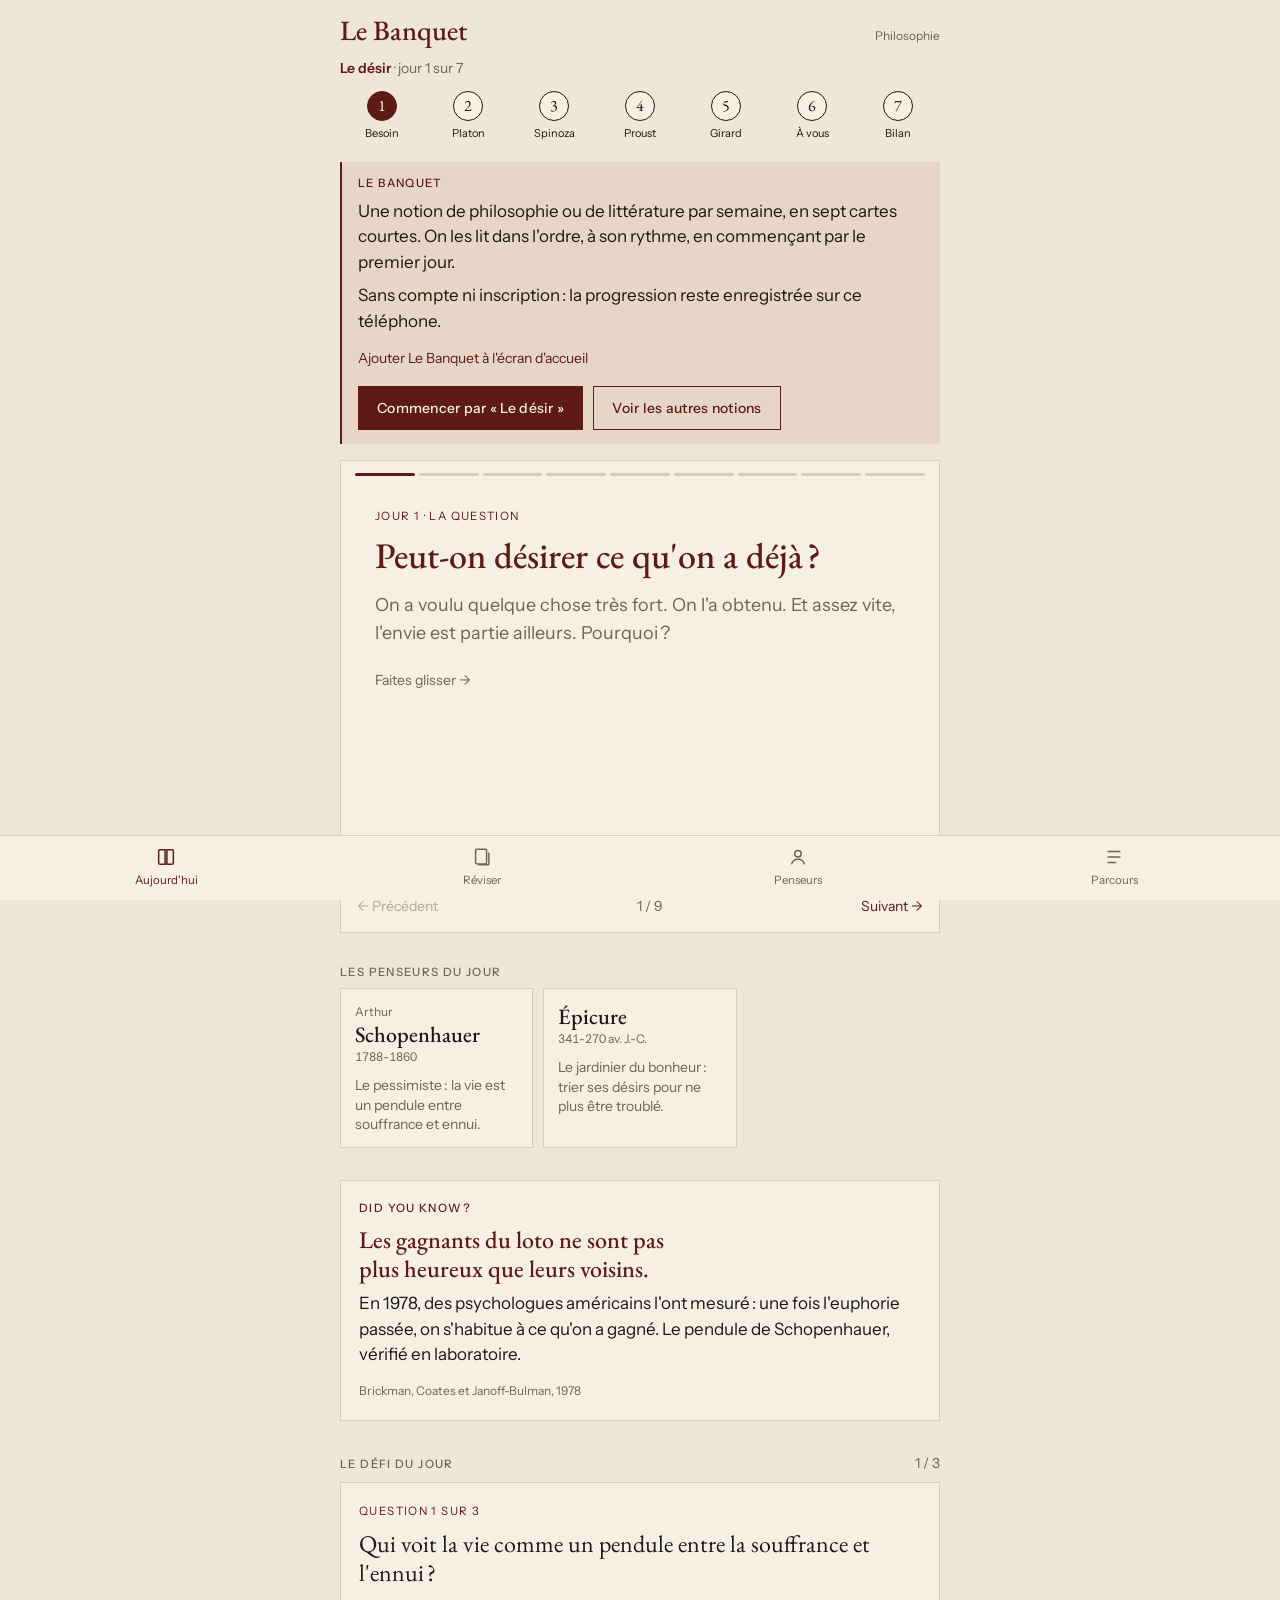
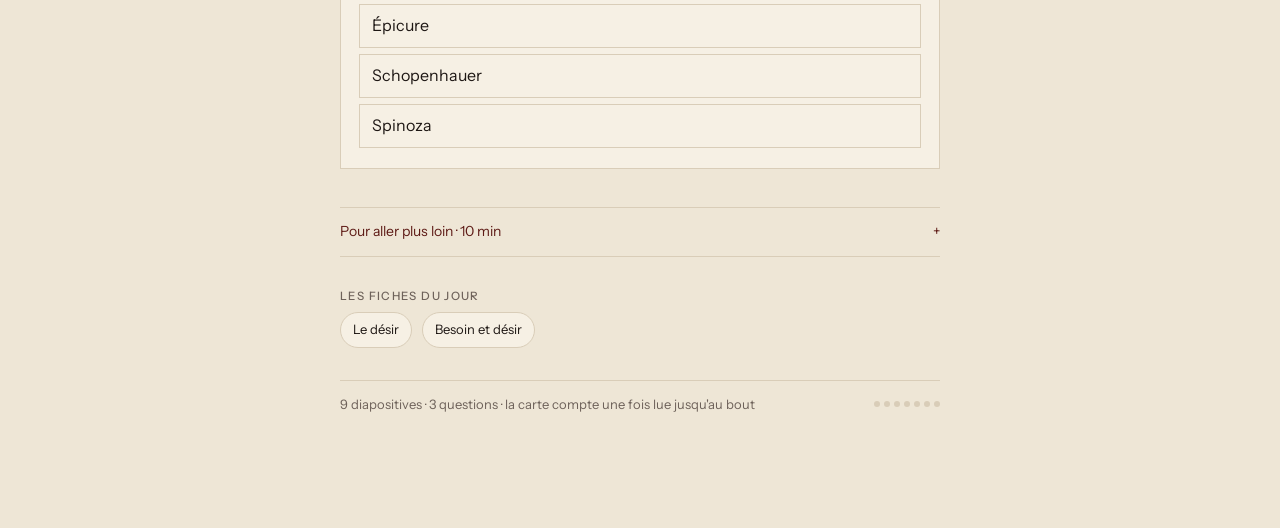
<file: index.html>
<!doctype html>
<html lang="fr">
<head>
<meta charset="utf-8">
<meta name="viewport" content="width=device-width,initial-scale=1,viewport-fit=cover">
<meta name="robots" content="noindex,nofollow">
<meta name="theme-color" content="#EEE6D6" media="(prefers-color-scheme: light)">
<meta name="theme-color" content="#1A1513" media="(prefers-color-scheme: dark)">
<title>Le Banquet</title>
<link rel="icon" href="icon.svg" type="image/svg+xml">
<link rel="apple-touch-icon" href="icon-180.png">
<meta name="apple-mobile-web-app-title" content="Le Banquet">
<meta name="apple-mobile-web-app-capable" content="yes">
<link rel="preconnect" href="https://fonts.googleapis.com">
<link rel="stylesheet" href="https://fonts.googleapis.com/css2?family=EB+Garamond:ital,wght@0,400..500;1,400&family=Instrument+Sans:wght@400..600&display=swap">
<style>
html{-webkit-text-size-adjust:100%}
body{margin:0}
img{max-width:100%}
[hidden]{display:none!important}
:root{padding-top:env(safe-area-inset-top,0px)}
/* Le Banquet — mobile d'abord. Une colonne de lecture, la carte du jour en diapositives, une barre d'onglets fixée en bas.
   Système : 7 tailles de texte, espacements base 4, trois blocs (feuille, note, inversé), deux boutons. */
:root{
  --paper:#EEE6D6; --sheet:#F6F0E4; --ink:#1E1714; --muted:#6E625A; --rule:#D9CDB8;
  --accent:#5E1B16; --on-accent:#F6F0E4; --accent-soft:#E7D6C6; --mark:#7A5520; --bad:#9B3B2E; --bad-soft:#F0DAD3;
  --inv-bg:#1E1714; --inv-fg:#EEE6D6; --inv-muted:#B8AA9C; --inv-mark:#C9A35E;
  --idee-bg:#5E1B16; --idee-fg:#F6F0E4;
  --display:"EB Garamond","Garamond","Iowan Old Style","Palatino Linotype","Book Antiqua",Georgia,serif;
  --body:"Instrument Sans",ui-sans-serif,system-ui,-apple-system,"Segoe UI",Roboto,sans-serif;
  --ui:var(--body);
  --t-display:36px; --t-h1:28px; --t-h2:24px; --t-h3:20px; --t-lead:18px; --t-body:16px; --t-small:14px; --t-label:11.5px;
  --nav-h:64px;
}
@media (prefers-color-scheme: dark){:root:not([data-theme="light"]){
  --paper:#1A1513; --sheet:#231C19; --ink:#EEE6D6; --muted:#A99C8F; --rule:#3A302B;
  --accent:#D99A8C; --on-accent:#1A1513; --accent-soft:#33261F; --mark:#D9B868; --bad:#E39A8D; --bad-soft:#40201C;
  --inv-bg:#2E2420; --inv-fg:#EEE6D6; --inv-muted:#A99C8F; --inv-mark:#D9B868;
  --idee-bg:#4A1A15; --idee-fg:#EEE6D6; color-scheme:dark}}
:root[data-theme="dark"]{
  --paper:#1A1513; --sheet:#231C19; --ink:#EEE6D6; --muted:#A99C8F; --rule:#3A302B;
  --accent:#D99A8C; --on-accent:#1A1513; --accent-soft:#33261F; --mark:#D9B868; --bad:#E39A8D; --bad-soft:#40201C;
  --inv-bg:#2E2420; --inv-fg:#EEE6D6; --inv-muted:#A99C8F; --inv-mark:#D9B868;
  --idee-bg:#4A1A15; --idee-fg:#EEE6D6; color-scheme:dark}

*{box-sizing:border-box}
body{background:var(--paper);color:var(--ink);font-family:var(--body);font-size:var(--t-body);line-height:1.5;
  padding-left:max(16px,env(safe-area-inset-left,0px));padding-right:max(16px,env(safe-area-inset-right,0px));
  padding-block:0 calc(var(--nav-h) + 40px + env(safe-area-inset-bottom,0px))}
.wrap{max-width:600px;margin:0 auto}
button{font:inherit;color:inherit;cursor:pointer;-webkit-tap-highlight-color:transparent}
:focus-visible{outline:2px solid var(--accent);outline-offset:3px}
.label{font-family:var(--ui);font-size:var(--t-label);line-height:1.3;letter-spacing:.12em;text-transform:uppercase;color:var(--muted);font-weight:500;margin:0 0 8px}
.hint{font-family:var(--ui);font-size:var(--t-small);color:var(--muted)}
.sr{position:absolute;width:1px;height:1px;overflow:hidden;clip:rect(0 0 0 0);white-space:nowrap}
h2.page{font-family:var(--display);font-weight:500;font-size:var(--t-display);color:var(--accent);line-height:1.08;margin:24px 0 8px}
.page-intro{margin:0 0 4px}

header.mast{padding-block:16px 0;display:flex;align-items:baseline;justify-content:space-between;gap:12px}
.mast h1{font-family:var(--display);font-weight:500;font-size:var(--t-h1);line-height:1;margin:0;color:var(--accent)}
.mast .sem{font-family:var(--ui);font-size:12px;line-height:1.35;color:var(--muted);text-align:right}
.mast .sem b{font-weight:500;color:var(--ink)}

/* barre d'onglets */
nav.tabs{position:fixed;left:0;right:0;bottom:0;z-index:20;background:var(--sheet);border-top:1px solid var(--rule);
  display:grid;grid-template-columns:repeat(4,1fr);
  padding:0 max(8px,env(safe-area-inset-right,0px)) env(safe-area-inset-bottom,0px) max(8px,env(safe-area-inset-left,0px))}
nav.tabs button{background:none;border:0;height:var(--nav-h);display:flex;flex-direction:column;align-items:center;justify-content:center;gap:4px;font-family:var(--ui);font-size:var(--t-label);color:var(--muted);position:relative}
nav.tabs svg{width:22px;height:22px;stroke:currentColor;fill:none;stroke-width:1.6}
nav.tabs button[aria-current="page"]{color:var(--accent)}
nav.tabs .badge{position:absolute;top:8px;left:calc(50% + 6px);font-size:10px;background:var(--accent);color:var(--on-accent);border-radius:9px;padding:1px 5px;font-variant-numeric:tabular-nums;line-height:1.4}

/* semaine */
.week{display:grid;grid-template-columns:repeat(7,1fr);gap:2px;margin:8px 0 0}
.week button{background:none;border:0;min-height:56px;padding:4px 0;display:flex;flex-direction:column;align-items:center;gap:4px;font-family:var(--ui);font-size:11px;color:var(--muted);min-width:0}
.week .dot{width:30px;height:30px;border-radius:50%;border:1px solid var(--rule);display:grid;place-items:center;font-family:var(--display);font-size:16px;background:var(--sheet)}
.week button.has .dot{border-color:var(--ink);color:var(--ink)}
.week button.on .dot{background:var(--accent);color:var(--on-accent);border-color:var(--accent)}
.week button.future .dot{border-style:dashed;background:transparent}
.week-cap{font-family:var(--ui);font-size:var(--t-small);color:var(--muted);margin:14px 0 0}
.week-cap:empty{display:none}
.week-cap b{color:var(--accent);font-weight:600}
.week .lab{max-width:100%;overflow:hidden;text-overflow:ellipsis;white-space:nowrap}
.week button.has .lab{color:var(--ink)}
.week button.done .lab{color:var(--muted)}
.week-hint{min-height:0;margin:6px 0 0}
.week-hint:empty{display:none}

/* blocs : feuille, note, inversé */
.block{margin-top:32px}
.note{background:var(--accent-soft);border-left:2px solid var(--accent);padding:14px 16px}
.note p{margin:0 0 8px}
.note p:last-child{margin-bottom:0}
.banner{display:flex;gap:12px;align-items:center;margin-top:16px}
.banner p{margin:0;flex:1;min-width:0}
.banner b{font-weight:600}
.intro{margin-top:16px}
.intro .row{margin-top:12px}
details.howto summary{cursor:pointer;color:var(--accent);font-family:var(--ui);font-size:var(--t-small);min-height:32px;display:flex;align-items:center}
details.howto p{font-size:var(--t-small)}

/* deck de diapositives */
.deck{margin-top:16px;background:var(--sheet);border:1px solid var(--rule);position:relative}
.bars{display:flex;gap:4px;padding:12px 14px 0}
.bars i{flex:1;height:3px;background:var(--rule);border-radius:2px}
.bars i.on{background:var(--accent)}
.slides{display:flex;overflow-x:auto;scroll-snap-type:x mandatory;scrollbar-width:none;overscroll-behavior-x:contain}
.slides::-webkit-scrollbar{display:none}
.slide{flex:0 0 100%;scroll-snap-align:start;min-height:360px;padding:28px 22px 24px;display:flex;flex-direction:column;justify-content:flex-start;min-width:0}
.slide .eyebrow{font-family:var(--ui);font-size:var(--t-label);letter-spacing:.12em;text-transform:uppercase;color:var(--accent);margin:0 0 12px}
.slide h2{font-family:var(--display);font-weight:500;font-size:var(--t-display);line-height:1.08;margin:0 0 16px;text-wrap:balance;color:var(--accent)}
.slide .accroche{font-size:var(--t-lead);line-height:1.55;margin:0;color:var(--muted)}
.slide p.txt{font-size:var(--t-lead);line-height:1.55;margin:0}
.slide .num{font-family:var(--display);font-size:32px;color:var(--accent);opacity:.35;line-height:1;margin-bottom:12px}
.slide.quote{color:var(--accent)}
.slide.quote blockquote{margin:0;font-family:var(--display);font-style:normal;font-weight:400;font-size:26px;line-height:1.28}
.slide.quote cite{display:block;margin-top:16px;font-style:normal;font-family:var(--ui);font-size:13px;color:var(--muted);text-align:right}
.slide.ex .kind{align-self:flex-start;font-family:var(--ui);font-size:var(--t-label);letter-spacing:.1em;text-transform:uppercase;padding:3px 9px;border:1px solid var(--mark);color:var(--mark);margin-bottom:16px}
.slide.ex h3{font-family:var(--display);font-weight:500;font-size:var(--t-h2);line-height:1.15;margin:0 0 4px}
.slide.ex .by{font-family:var(--ui);font-size:13px;color:var(--muted);margin:0 0 16px}
.slide.idee{background:var(--idee-bg);color:var(--idee-fg)}
.slide.idee .eyebrow{color:inherit;opacity:.8}
.slide.idee p:not(.eyebrow){font-family:var(--display);font-size:26px;line-height:1.3;font-weight:400;margin:0}
.navbtns{display:flex;justify-content:space-between;align-items:center;padding:0 6px 4px}
.navbtns button{background:none;border:0;font-family:var(--ui);font-size:var(--t-small);color:var(--accent);min-height:44px;padding:0 10px}
.navbtns button:disabled{color:var(--muted);opacity:.5}

/* sous le deck */
.fait{background:var(--sheet);border:1px solid var(--rule);padding:20px 18px;display:flex;flex-direction:column;gap:6px}
.fait .label{color:var(--accent);margin:0}
.fait .ft{font-family:var(--display);font-weight:500;font-size:var(--t-h2);line-height:1.2;margin:4px 0 2px;color:var(--accent);text-wrap:balance}
.fait p.tx{margin:0}
.fait .src{font-family:var(--ui);font-size:12px;color:var(--muted);margin:8px 0 0}
.defi-head{display:flex;justify-content:space-between;align-items:baseline}
.ddeck{display:flex;gap:10px;overflow-x:auto;scroll-snap-type:x mandatory;scrollbar-width:none;margin:0 -16px;padding:2px 16px 6px;scroll-padding:0 16px}
.ddeck::-webkit-scrollbar{display:none}
.dcard{flex:0 0 86%;scroll-snap-align:start;background:var(--sheet);border:1px solid var(--rule);padding:20px 18px;min-height:280px;display:flex;flex-direction:column;min-width:0}
.dcard:only-of-type,.dcard.solo{flex-basis:100%}
.dcard .n{font-family:var(--ui);font-size:var(--t-label);letter-spacing:.12em;text-transform:uppercase;color:var(--accent)}
.dcard .q{font-family:var(--display);font-size:var(--t-h2);line-height:1.2;margin:10px 0 16px}
.dcard .res{margin-top:12px;font-size:var(--t-small);line-height:1.45}
.dcard .go{margin-top:auto;align-self:flex-start}
.dcard .res + .go{margin-top:16px}
.dcard.fin .sc{font-family:var(--display);font-size:64px;line-height:1;color:var(--accent);margin-top:8px}
.dcard.fin .sc small{font-size:24px;color:var(--muted)}
.dcard.fin p{margin:8px 0 0}
.toi .q{font-family:var(--display);font-size:var(--t-h3);margin:0 0 12px;line-height:1.3}
textarea,input[type=search],input[type=text]{width:100%;font:inherit;font-size:var(--t-body);color:var(--ink);background:var(--sheet);border:1px solid var(--rule);padding:10px 12px;min-height:44px}
textarea{min-height:90px;resize:vertical}
.row{display:flex;gap:10px;flex-wrap:wrap;align-items:center;margin-top:10px}

/* deux boutons */
.btn{display:inline-flex;align-items:center;justify-content:center;font:500 14px/1 var(--ui);letter-spacing:.02em;min-height:44px;padding:0 18px;
  background:var(--accent);color:var(--on-accent);border:1px solid var(--accent);border-radius:0}
.btn:hover{background:color-mix(in srgb,var(--accent) 88%,var(--ink))}
.btn:active{transform:translateY(1px)}
.btn.ghost{background:transparent;color:var(--accent);border-color:currentColor}
.btn:disabled{background:transparent;color:var(--muted);border:1px dashed var(--rule);cursor:default}
.reply{margin-top:14px;white-space:pre-wrap;border-left:2px solid var(--accent);padding-left:14px}
.reply:empty{display:none}
details.loin{border-top:1px solid var(--rule);border-bottom:1px solid var(--rule)}
details.loin summary{cursor:pointer;list-style:none;display:flex;justify-content:space-between;align-items:center;min-height:48px;font-family:var(--ui);font-size:var(--t-small);color:var(--accent)}
details.loin summary::-webkit-details-marker{display:none}
details.loin summary::after{content:"+"}
details.loin[open] summary::after{content:"–"}
details.loin .inner{padding-bottom:16px}
details.loin p{margin:0 0 12px}
.lectures{list-style:none;padding:0;margin:12px 0 0;display:grid;gap:8px}

/* mini-cartes de penseurs */
.people{display:grid;grid-template-columns:repeat(auto-fill,minmax(150px,1fr));gap:10px}
.pcard{background:var(--sheet);border:1px solid var(--rule);padding:14px 14px 12px;text-align:left;display:flex;flex-direction:column;gap:2px;min-width:0}
.pcard .fn{font-family:var(--ui);font-size:12px;color:var(--muted)}
.pcard .ln{font-family:var(--display);font-size:22px;line-height:1.05;font-weight:500;overflow-wrap:anywhere}
.pcard .d{font-family:var(--ui);font-size:12px;color:var(--muted);font-variant-numeric:tabular-nums}
.pcard .mot{font-size:var(--t-small);margin-top:8px;line-height:1.4;color:var(--muted)}

/* synthèse et quiz */
.duel{display:grid;gap:0}
.duel .pos{border-bottom:1px solid var(--rule);padding:12px 0}
.duel .pos b{font-family:var(--display);font-weight:500;font-size:var(--t-h3);display:block}
.qblock{display:grid;gap:20px}
.qq{font-weight:500;margin:0 0 8px;font-size:var(--t-lead)}
.opts{display:grid;gap:6px}
.opts button{display:flex;justify-content:space-between;align-items:center;gap:10px;text-align:left;background:var(--sheet);border:1px solid var(--rule);min-height:44px;padding:10px 12px;font-size:var(--t-body);line-height:1.3}
.opts button.ok{border:1.5px solid var(--ink);background:var(--sheet);font-weight:500}
.opts button.ok::after{content:"✓";color:var(--accent);font-weight:600}
.opts button.ko{border-color:var(--bad);background:var(--bad-soft);color:var(--muted);text-decoration:line-through;text-decoration-thickness:1px}
.opts button.ko::after{content:"✕";color:var(--bad);text-decoration:none}
.opts button:disabled{cursor:default}
.opts button:disabled:not(.ok):not(.ko){opacity:.55}
.ex{font-size:var(--t-small);color:var(--muted);margin:8px 0 0}
.verdict{font-family:var(--ui);font-weight:600}
.verdict.good{color:var(--accent)}
.verdict.bad{color:var(--bad)}

/* réviser */
.games{display:grid;grid-template-columns:1fr 1fr;gap:10px;margin-top:20px}
.game{background:var(--sheet);border:1px solid var(--rule);padding:16px;text-align:left;display:flex;flex-direction:column;gap:6px;min-height:150px;min-width:0}
.game .gt{font-family:var(--display);font-size:var(--t-h3);line-height:1.1;color:var(--ink)}
.game .gd{font-size:var(--t-small);color:var(--muted);line-height:1.35;display:-webkit-box;-webkit-line-clamp:2;-webkit-box-orient:vertical;overflow:hidden}
.game .mbar{margin-top:auto}
.game .mtx{font-family:var(--ui);font-size:12px;color:var(--muted)}
.game .mtx b{color:var(--ink);font-weight:600}
.game.wide{grid-column:1 / -1;min-height:0}
.game.wide .gt{color:var(--accent);font-size:var(--t-h2)}
.game.wide .gc{font-family:var(--ui);font-size:12px;color:var(--accent);margin-top:6px}
.game:disabled{background:transparent;border-style:dashed;cursor:default}
.game:disabled .gt{color:var(--muted)}
.game:disabled .mbar{visibility:hidden}
.lock{margin:20px 0 0;padding:12px 0;border-top:1px solid var(--rule);border-bottom:1px solid var(--rule)}
.play{margin-top:16px}
.play .top{display:flex;justify-content:space-between;align-items:center}
.play .top button{background:none;border:0;font-family:var(--ui);font-size:var(--t-small);color:var(--accent);min-height:44px;padding:0}
.prog{height:3px;background:var(--rule);margin:4px 0 16px}
.prog i{display:block;height:100%;background:var(--accent);transition:width .3s}
.qcard{background:var(--sheet);border:1px solid var(--rule);padding:22px 18px;min-height:300px;display:flex;flex-direction:column}
.qcard .kind{font-family:var(--ui);font-size:var(--t-label);letter-spacing:.12em;text-transform:uppercase;color:var(--accent);margin-bottom:12px}
.qcard .prompt{font-family:var(--display);font-size:var(--t-h2);line-height:1.25;margin:0 0 18px}
.qcard .src{font-family:var(--ui);font-size:13px;color:var(--muted);margin:-10px 0 16px}
.qcard .ask{font-size:var(--t-body);color:var(--muted);margin:0 0 8px}
.qcard .terme{font-family:var(--display);font-size:34px;line-height:1.1;margin:4px 0 8px}
.qcard .back{border-top:1px solid var(--rule);padding-top:14px;margin-top:14px}
.qcard .back p{margin:0 0 8px}
.qcard .back .formule{font-family:var(--display);font-size:var(--t-h3);color:var(--accent)}
.qcard .acts{margin-top:auto;padding-top:18px}
.feedback{margin-top:14px;line-height:1.45}
.feedback .who{display:block;font-family:var(--display);font-size:var(--t-h3);margin:2px 0 4px}
.score{background:var(--sheet);border:1px solid var(--rule);padding:22px 18px}
.score .big{font-family:var(--display);font-size:64px;line-height:1;color:var(--accent);margin:6px 0 10px}
.score .big small{font-size:24px;color:var(--muted)}
.score p{margin:0 0 6px}
.empty{color:var(--muted);margin:18px 0}

/* penseurs */
.era{margin-top:24px}
.era h3{font-family:var(--ui);font-size:var(--t-label);letter-spacing:.12em;text-transform:uppercase;color:var(--muted);font-weight:500;margin:0 0 10px;display:flex;gap:10px;align-items:center}
.era h3::after{content:"";flex:1;height:1px;background:var(--rule)}

/* parcours */
.seg{display:flex;gap:20px;border-bottom:1px solid var(--rule);margin-top:16px}
.seg button{background:none;border:0;border-bottom:2px solid transparent;margin-bottom:-1px;min-height:44px;padding:0;font-family:var(--ui);font-size:var(--t-small);color:var(--muted)}
.seg button[aria-pressed="true"]{color:var(--accent);border-bottom-color:var(--accent)}
.wk{border-bottom:1px solid var(--rule);padding:14px 0}
.wk .h{display:grid;grid-template-columns:2.4em minmax(0,1fr);gap:10px;align-items:baseline}
.wk .n{font-family:var(--display);font-size:var(--t-h3);color:var(--muted);font-variant-numeric:tabular-nums}
.wk .nt,.up .nt{display:block;font-family:var(--display);font-size:22px;line-height:1.15}
.wk .qs,.up .qs{font-size:var(--t-small);color:var(--muted);display:block}
.dom{display:block;margin-bottom:2px;font-family:var(--ui);font-size:var(--t-label);letter-spacing:.1em;text-transform:uppercase;color:var(--accent)}
.wk .days{display:flex;flex-wrap:wrap;gap:6px;margin:10px 0 0 calc(2.4em + 10px)}
.chip{display:inline-flex;align-items:center;font-family:var(--ui);font-size:13px;min-height:36px;padding:0 12px;border:1px solid var(--rule);background:var(--sheet);border-radius:999px;text-align:left}
.pick{font-family:var(--ui);font-size:13px;min-height:36px;padding:0 10px;border:1px solid var(--rule);background:var(--sheet);white-space:nowrap}
.pick[aria-pressed="true"]{background:var(--accent);color:var(--on-accent);border-color:var(--accent)}
.up{display:grid;grid-template-columns:minmax(0,1fr) auto;gap:10px;align-items:center;padding:12px 0;border-bottom:1px solid var(--rule)}
.filters{display:flex;gap:6px;flex-wrap:wrap;margin:12px 0 4px}
.filters button{font-family:var(--ui);font-size:13px;min-height:36px;padding:0 12px;border:1px solid var(--rule);background:transparent;border-radius:999px;color:var(--muted)}
.filters button[aria-pressed="true"]{background:var(--accent);color:var(--on-accent);border-color:var(--accent)}
.az{list-style:none;padding:0;margin:8px 0 0}
.az li button{width:100%;background:none;border:0;border-bottom:1px solid var(--rule);min-height:48px;padding:12px 0;display:flex;justify-content:space-between;gap:10px;align-items:baseline;text-align:left}
.az .t{font-family:var(--display);font-size:var(--t-h3)}
.az .k{font-family:var(--ui);font-size:12px;color:var(--muted);white-space:nowrap}
.status{font-family:var(--ui);font-size:13px;color:var(--muted);margin-top:8px;min-height:1.2em}
details.how{margin-top:32px;border-top:1px solid var(--rule);border-bottom:1px solid var(--rule)}
details.how summary{cursor:pointer;list-style:none;min-height:48px;display:flex;align-items:center;justify-content:space-between;font-family:var(--ui);font-size:var(--t-small);color:var(--accent)}
details.how summary::-webkit-details-marker{display:none}
details.how summary::after{content:"+"}
details.how[open] summary::after{content:"–"}
details.how .inner{padding-bottom:14px}
details.how p{margin:0 0 10px}

/* fiche plein écran */
.sheet{position:fixed;inset:0;z-index:30;background:var(--paper);overflow-y:auto;
  padding:0 max(16px,env(safe-area-inset-right,0px)) calc(env(safe-area-inset-bottom,0px) + 40px) max(16px,env(safe-area-inset-left,0px))}
.sheet .in{max-width:600px;margin:0 auto}
.sheet .closebar{position:sticky;top:0;z-index:2;background:var(--paper);padding-top:env(safe-area-inset-top,0px);margin:0 -2px}
.sheet .close{background:none;border:0;font-family:var(--ui);font-size:var(--t-small);color:var(--accent);min-height:44px;padding:0 2px}
.idcard{background:var(--inv-bg);color:var(--inv-fg);padding:22px 20px;margin-top:4px}
.idcard .fn{font-family:var(--ui);font-size:13px;color:var(--inv-muted)}
.idcard .ln{font-family:var(--display);font-size:46px;line-height:1;font-weight:500;overflow-wrap:anywhere}
.idcard .ln.small{font-size:var(--t-display)}
.idcard .meta{display:flex;flex-wrap:wrap;gap:6px 14px;font-family:var(--ui);font-size:13px;color:var(--inv-muted);margin-top:10px}
.idcard .mot{font-size:var(--t-body);line-height:1.45;margin-top:14px;color:var(--inv-mark)}
.sec{margin-top:24px}
.sec p{margin:0 0 10px}
.prose p{max-width:34em}
.theses{list-style:none;padding:0;margin:0;display:grid;gap:8px}
.theses li{padding-left:16px;position:relative}
.theses li::before{content:"";position:absolute;left:0;top:.7em;width:7px;height:1px;background:var(--accent)}
.cit{margin:0 0 12px;padding-left:14px;border-left:1px solid var(--ink)}
.cit p{font-family:var(--display);font-style:normal;margin:0;font-size:var(--t-h3);line-height:1.3}
.cit span{font-family:var(--ui);font-size:12px;color:var(--muted)}
.rows{border-top:1px solid var(--rule)}
.rowline{display:block;width:100%;text-align:left;background:none;border:0;border-bottom:1px solid var(--rule);padding:12px 0;min-height:48px}
.rowline .k{display:block;font-family:var(--ui);font-size:var(--t-label);letter-spacing:.08em;text-transform:uppercase;color:var(--accent);font-weight:500}
.rowline .v{font-family:var(--display);font-size:var(--t-h3)}
.rowline .s{color:var(--muted);font-size:var(--t-small)}
.rowline.later .v{color:var(--muted)}
.notice{font-family:var(--ui);font-size:var(--t-small);color:var(--muted);margin:24px 0}

/* progression et médailles */
.plite{margin-top:24px}
.closing{display:block;width:100%;text-align:left;background:none;border:0;border-top:1px solid var(--rule);margin-top:32px;padding:14px 0 0;min-height:44px}
.pl-row{display:flex;justify-content:space-between;align-items:center;gap:10px}
.pl-txt{font-family:var(--ui);font-size:13px;color:var(--muted)}
.pl-rang{color:var(--ink);font-weight:500}
.bar{height:6px;background:var(--rule);overflow:hidden}
.bar i{display:block;height:100%;background:var(--accent)}
.bar.hair{height:1px;margin:8px 0}
.dots7{display:inline-flex;gap:4px;flex:none}
.dots7 i{width:6px;height:6px;border-radius:50%;background:var(--rule)}
.dots7 i.on{background:var(--accent)}
.mbar{display:flex;height:3px;background:var(--rule);border-radius:2px;margin-top:10px;overflow:hidden}
.mbar i{display:block;height:100%;background:var(--accent)}
.mbar i.half{background:var(--accent);opacity:.35}
details.more .s-open{display:none}
details.more[open] .s-open{display:inline}
details.more[open] .s-closed{display:none}
.badges{display:flex;flex-wrap:wrap;gap:6px;margin-top:10px}
.bchip{display:inline-flex;align-items:center;gap:6px;font-family:var(--ui);font-size:13px;padding:4px 10px 4px 4px;border:1px solid var(--rule);border-radius:999px;background:var(--sheet);color:var(--ink)}
.bchip .medal{flex:none;width:20px;height:20px;border-radius:50%;display:grid;place-items:center;font-family:var(--display);font-size:11px;background:var(--accent);color:var(--on-accent)}
.bchip.locked{color:var(--muted);background:transparent;border-style:dashed}
.bchip.locked .medal{background:transparent;color:var(--muted);border:1px dashed var(--rule)}
details.more{margin-top:10px}
details.more summary{cursor:pointer;list-style:none;font-family:var(--ui);font-size:13px;color:var(--muted);min-height:36px;display:flex;align-items:center}
details.more summary::-webkit-details-marker{display:none}
.toast{position:fixed;left:16px;right:16px;margin:0 auto;max-width:420px;bottom:calc(var(--nav-h) + 16px + env(safe-area-inset-bottom,0px));z-index:40;background:var(--sheet);color:var(--ink);border:1px solid var(--accent);border-radius:2px;padding:8px 12px 8px 8px;font-family:var(--ui);font-size:13px;display:flex;gap:8px;align-items:center}
.toast span:last-child{white-space:nowrap;overflow:hidden;text-overflow:ellipsis}
.toast .medal{width:24px;height:24px;border-radius:50%;display:grid;place-items:center;font-family:var(--display);font-size:12px;background:var(--accent);color:var(--on-accent);flex:none}
@media (min-width:700px){ body{font-size:17px} .slide{min-height:400px;padding:32px 34px} }
@media (prefers-reduced-motion:no-preference){.qcard,.deck{animation:rise .3s ease-out both}@keyframes rise{from{transform:translateY(6px);opacity:.6}to{transform:none;opacity:1}}}
.week button.done .dot{background:var(--sheet);color:var(--accent);border-color:var(--accent)}
.week button.on.done .dot{background:var(--accent);color:var(--on-accent)}
.chip.lu{color:var(--muted)}
.closing .btn{margin-top:0}

.note.banner.stack{flex-direction:column;align-items:flex-start;gap:12px}
</style>
</head>
<body>
<div class="wrap">
  <header class="mast">
    <h1>Le Banquet</h1>
    <span class="sem" id="sem">Une notion par semaine</span>
  </header>
  <main>
    <section id="v-jour" aria-label="Aujourd'hui">
      <p class="week-cap" id="weekCap"></p>
      <div class="week" id="week" role="group" aria-labelledby="weekCap"></div>
      <p class="hint week-hint" id="weekHint" aria-live="polite"></p>
      <div id="bannerHost"></div>
      <div id="cardHost"><p class="notice">La carte du jour arrive chaque matin vers 7h. Elle s'affichera ici, en quelques diapositives à faire glisser.</p></div>
    </section>
    <section id="v-reviser" aria-label="Réviser" hidden></section>
    <section id="v-penseurs" aria-label="Penseurs" hidden></section>
    <section id="v-index" aria-label="Parcours" hidden></section>
  </main>
</div>

<nav class="tabs" aria-label="Sections">
  <button data-v="jour" aria-current="page"><svg viewBox="0 0 24 24" aria-hidden="true"><path d="M4 5.5C4 4.7 4.7 4 5.5 4H11v16H5.5c-.8 0-1.5-.7-1.5-1.5z"/><path d="M20 5.5c0-.8-.7-1.5-1.5-1.5H13v16h5.5c.8 0 1.5-.7 1.5-1.5z"/></svg>Aujourd'hui</button>
  <button data-v="reviser"><svg viewBox="0 0 24 24" aria-hidden="true"><rect x="5" y="3.5" width="12" height="16" rx="1.5"/><path d="M8 20.5h10.5c.6 0 1-.4 1-1V7"/></svg>Réviser<span class="badge" id="due" hidden></span></button>
  <button data-v="penseurs"><svg viewBox="0 0 24 24" aria-hidden="true"><circle cx="12" cy="8.5" r="3.5"/><path d="M5 20c.8-3.6 3.6-5.5 7-5.5s6.2 1.9 7 5.5"/></svg>Penseurs</button>
  <button data-v="index"><svg viewBox="0 0 24 24" aria-hidden="true"><path d="M5 6h14M5 12h14M5 18h9"/></svg>Parcours</button>
</nav>

<div class="sheet" id="sheet" role="dialog" aria-modal="true" aria-labelledby="sheetTitle" hidden><div class="in" id="sheetIn"></div></div>

<script>
/* ===== Le Banquet : cœur commun au site et à l'artefact. L'adaptateur (fin de fichier) fournit PLATFORM. ===== */
const S = {cartes:[], semaines:[], fiches:[], plan:null, reponses:{}, stats:{}, etat:{}, full:{}, sel:null, view:"jour", idx:"notions", filt:"Tout", q:"", game:null, ready:false};
const $ = s => document.querySelector(s);
const NNBSP = " ";
const typo = s => s.replace(/ ([?!;:»])/g, NNBSP+"$1").replace(/« /g, "«"+NNBSP);
const esc = s => typo(String(s ?? "").replace(/[&<>"]/g, c => ({"&":"&amp;","<":"&lt;",">":"&gt;",'"':"&quot;"}[c])));
const ETAPES = ["La question","La thèse","La contre-thèse","La littérature","Aujourd'hui","À vous","La synthèse"];
const INTERVALLES = [2,7,21,60,150,365];
const VIEWS = ["jour","reviser","penseurs","index"];
const JOURS_C = ["dim.","lun.","mar.","mer.","jeu.","ven.","sam."];
const reduceMotion = () => window.matchMedia && matchMedia("(prefers-reduced-motion: reduce)").matches;
const SMOOTH = () => reduceMotion() ? "auto" : "smooth";
const plur = (n,s,p) => `${n} ${n>1?(p||s+"s"):s}`;
const dropDot = s => String(s||"").trim().replace(/[.\s]+$/,"");
const norm = s => String(s||"").normalize("NFD").replace(/[̀-ͯ]/g,"").toLowerCase();
function lsGet(k){ try{ return localStorage.getItem(k) }catch(e){ return null } }
function lsSet(k,v){ try{ localStorage.setItem(k,v) }catch(e){} }

function today(){
  const p = new Intl.DateTimeFormat("en-CA",{timeZone:"Europe/Paris",year:"numeric",month:"2-digit",day:"2-digit"}).formatToParts(new Date());
  const g = t => p.find(x=>x.type===t).value; return `${g("year")}-${g("month")}-${g("day")}`;
}
function addDays(d,n){const x=new Date(d+"T12:00:00Z");x.setUTCDate(x.getUTCDate()+n);return x.toISOString().slice(0,10)}
function daysBetween(a,b){return Math.round((new Date(b+"T12:00:00Z")-new Date(a+"T12:00:00Z"))/864e5)}
function frDate(d){return new Date(d+"T12:00:00Z").toLocaleDateString("fr-FR",{weekday:"long",day:"numeric",month:"long",timeZone:"UTC"})}
function frJour(d){ const n=daysBetween(today(),d); if(n===0) return "aujourd'hui"; if(n===1) return "demain"; if(n>1&&n<7) return new Date(d+"T12:00:00Z").toLocaleDateString("fr-FR",{weekday:"long",timeZone:"UTC"}); return frDate(d) }
const paras = a => (Array.isArray(a)?a:String(a||"").split("\n")).filter(Boolean).map(p=>`<p>${esc(p)}</p>`).join("");
const shuffle = a => { a=[...a]; for(let i=a.length-1;i>0;i--){const j=Math.floor(Math.random()*(i+1));[a[i],a[j]]=[a[j],a[i]]} return a };
function splitName(t){ const parts=String(t).trim().split(/\s+/); if(parts.length<2) return ["",t]; const p2=[...parts]; let ln=p2.pop(); while(p2.length && /^(de|d'|von|van|la|le|du|des)$/i.test(p2[p2.length-1])) ln=p2.pop()+" "+ln; return [p2.join(" "), ln] }
function hk(t){ let h=0; for(const c of String(t)) h=(h*31+c.charCodeAt(0))|0; return (h>>>0).toString(36) }

/* ---------- données dérivées ---------- */
const fiche = id => S.fiches.find(f=>f.id===id);
const penseurs = () => S.fiches.filter(f=>f.type==="Penseur");
function currentCard(){ const t=today(); return S.cartes.filter(c=>c.date<=t).sort((a,b)=>b.date.localeCompare(a.date))[0] || null }
function semaineCourante(){ const c=S.cartes.find(c=>c.date===S.sel); return c?S.semaines.find(s=>s.id===c.semaine):maNotion() }
/* parcours personnel : chacun suit une notion à son rythme, du jour 1 au jour 7 */
const publiees = id => S.cartes.filter(c=>c.semaine===id && c.date<=today()).sort((a,b)=>a.rang-b.rang);
const luesDe = id => publiees(id).filter(c=>isRead(c));
const semsAsc = () => [...S.semaines].sort((a,b)=>a.numero-b.numero);
function maNotion(){
  const id=S.stats.notion; const choisie=id&&S.semaines.find(s=>s.id===id); if(choisie) return choisie;
  const ss=semsAsc(); return ss.find(s=>!verrou(s.id)&&publiees(s.id).some(c=>!isRead(c))) || ss.find(s=>!verrou(s.id)) || ss[ss.length-1] || null;
}
/* maîtrise : une bonne réponse passe « à confirmer » ; elle est acquise quand on la retrouve un AUTRE jour */
const maitr = k => (S.stats.maitrise||{})[k]||0;
const confirmable = k => maitr(k)===1 && (S.stats.maitriseJour||{})[k]!==today();
const rangQ = k => { const n=maitr(k); return n>=2?3 : n===1?(confirmable(k)?0:2) : 1 };
function noteReponse(k, ok){
  const t=today(), m=Object.assign({},S.stats.maitrise||{}), j=Object.assign({},S.stats.maitriseJour||{}), avant=m[k]||0; let res;
  if(!ok){ m[k]=0; res="rate" }
  else if(avant===0 || j[k]!==t){ m[k]=Math.min(avant+1,9); j[k]=t; res=m[k]===2?"confirmee":m[k]>2?"acquise":"enroute" }
  else res=avant>=2?"acquise":"memejour";
  S.stats.maitrise=m; S.stats.maitriseJour=j;
  writeProg({maitrise:{[k]:m[k]},...(j[k]?{maitriseJour:{[k]:j[k]}}:{})});
  return res;
}
/* verrou : on n'entame pas une nouvelle notion tant qu'une notion commencée n'est pas lue en entier et confirmée */
function clesNotion(id){
  const out=[]; S.fiches.filter(f=>f.semaine===id).forEach(f=>{
    if(f.type==="Penseur"){ (f.citations||[]).forEach(c=>out.push("q:"+f.id+":"+hk(c.texte))); (f.theses||[]).forEach(t=>out.push("q:"+f.id+":"+hk(t))); out.push("n:"+f.id) }
    (f.qcm||[]).forEach((q,i)=>out.push("c:"+f.id+":"+i));
  }); return out;
}
function bilanNotion(id){
  const toutes=S.cartes.filter(c=>c.semaine===id), aLire=Math.max(7,toutes.length)-luesDe(id).length;
  const reste=clesNotion(id).filter(k=>maitr(k)<2);
  return {aLire, reste, jouables:reste.filter(k=>rangQ(k)<2), demain:reste.filter(k=>rangQ(k)===2), ok:aLire<=0&&!reste.length};
}
function verrou(id){
  if(S.semaines.length<2 || S.cartes.some(c=>c.semaine===id&&isRead(c))) return null;
  return semsAsc().find(s=>s.id!==id && S.cartes.some(c=>c.semaine===s.id&&isRead(c)) && !bilanNotion(s.id).ok) || null;
}
function notionAConfirmer(){
  for(const sem of semsAsc()){ if(!S.cartes.some(c=>c.semaine===sem.id&&isRead(c))) continue; const b=bilanNotion(sem.id); if(b.aLire<=0&&!b.ok) return {sem,bilan:b} }
  return null;
}
function verrouHTML(sem, bloq){
  const b=bilanNotion(bloq.id);
  return `<div class="note banner stack"><p><b>« ${esc(sem.notion)} » s'ouvrira quand « ${esc(bloq.notion)} » sera maîtrisée.</b> Il reste ${esc(phraseReste(b))}. Une réponse est confirmée quand vous la retrouvez un autre jour que la première fois.</p>${b.aLire>0?`<button class="btn ghost" id="goBloq">Reprendre « ${esc(bloq.notion)} »</button>`:b.jouables.length?`<button class="btn" id="goConf">Confirmer ${plur(Math.min(12,b.jouables.length),"question")}</button>`:`<p class="hint">Les dernières se confirment demain.</p>`}</div>`;
}
function phraseReste(b){
  const parts=[];
  if(b.aLire>0) parts.push(plur(b.aLire,"carte")+" à lire");
  if(b.reste.length) parts.push(plur(b.reste.length,"question")+" à confirmer");
  return parts.join(" et ");
}
function prochaineCarte(sem){ return sem ? (publiees(sem.id).find(c=>!isRead(c))||null) : null }
function choisirNotion(id){ if(verrou(id)) return; saveStat({notion:id}); S.sel=null; $("#cardHost").dataset.d=""; show("jour") }
const nextOf = (e,t) => e.prochaine || addDays(e.vu||t,2);
function dueFiches(){ const t=today(); return S.fiches.filter(f=>{const e=S.etat[f.id]; return e && nextOf(e,t)<=t}).sort((a,b)=>nextOf(S.etat[a.id],t).localeCompare(nextOf(S.etat[b.id],t))) }
function nextDueDate(){ const t=today(); const ds=S.fiches.map(f=>S.etat[f.id]).filter(Boolean).map(e=>nextOf(e,t)).filter(d=>d>t).sort(); return ds[0]||null }
function anciennes(){ const t=today(); return S.fiches.filter(f=>{const e=S.etat[f.id]; return e && e.vu && daysBetween(e.vu,t)>=7}) }
function grandeDue(){ const last=S.stats.derniereGrande; return anciennes().length>=3 && (!last || daysBetween(last,today())>=7) }
function grandeDate(){ const vus=S.fiches.map(f=>S.etat[f.id]).filter(e=>e&&e.vu).map(e=>e.vu).sort(); return vus.length>=3 ? addDays(vus[2],7) : null }
function motDu(sem, rang){ const p=(sem&&sem.programme||[]).find(x=>x.rang===rang); if(p&&p.mot) return p.mot; const su=sujetDu(sem,rang).split(/[ ,]/)[0]; return su&&su.length<=9 ? su : (ETAPES[rang-1]||"").replace(/^(La|Le|L')\s?/,"") }
function sujetDu(sem, rang){ const p=(sem&&sem.programme||[]).find(x=>x.rang===rang); return p ? dropDot(String(p.sujet).split(/ ?[:(]/)[0]) : "" }
const writeProg = o => PLATFORM.writeProg(o);
function markSeen(card){
  const t=today(), add={};
  (card.fiches||[]).concat(card.penseurs||[]).forEach(id=>{ if(fiche(id) && !S.etat[id]) add[id]={vu:t} });
  if(!Object.keys(add).length) return;
  Object.assign(S.etat,add); writeProg({etat:add});
}

/* ---------- navigation ---------- */
function show(v){
  S.view=v; if(isSheetOpen()) closeSheet(true);
  document.querySelectorAll("nav.tabs button").forEach(b=>b.setAttribute("aria-current",b.dataset.v===v?"page":"false"));
  VIEWS.forEach(k=>$("#v-"+k).hidden=k!==v);
  try{ if(location.hash.slice(1)!==v) history.replaceState(history.state,"","#"+v) }catch(e){}
  window.scrollTo(0,0); render();
}
document.querySelectorAll("nav.tabs button").forEach(b=>b.onclick=()=>show(b.dataset.v));
window.addEventListener("hashchange",()=>{const h=location.hash.slice(1); if(VIEWS.includes(h)&&h!==S.view) show(h)});
window.addEventListener("popstate",()=>{
  if(isSheetOpen()){ closeSheet(true); return }
  if(S.game){ S.game=null; renderReviser() }
});
function pushLayer(kind){ if(PLATFORM.useHistory){ try{ history.pushState({layer:kind},"",location.href) }catch(e){} } }
function popLayer(fallback){ if(PLATFORM.useHistory && history.state && history.state.layer){ history.back() } else fallback() }

function render(){
  const sem=semaineCourante();
  const nl=sem?luesDe(sem.id).length:0;
  $("#sem").innerHTML = sem ? esc(sem.domaine||"Notion") : "Une notion par semaine";
  const n=dueFiches().length + (grandeDue()?1:0); $("#due").hidden=!n; $("#due").textContent=n;
  if(S.view==="jour") renderJour();
  if(S.view==="reviser" && !S.game) renderReviser();
  if(S.view==="penseurs") renderPenseurs();
  if(S.view==="index") renderIndex();
}

/* ---------- accueil d'un nouveau visiteur ---------- */
const INTRO_KEY="banquet.intro.v1";
function howHTML(court){
  return `<p>Une notion de philosophie ou de littérature par semaine, en sept cartes courtes. On les lit dans l'ordre, à son rythme, en commençant par le premier jour.</p>
    <p>${esc(PLATFORM.txtProg)}</p>
    ${court?"":`<p>Les sept cartes suivent toujours le même chemin : la question, la thèse, la contre-thèse, un roman, aujourd'hui, à vous, la synthèse. Les notions se choisissent dans Parcours.</p><p>L'onglet Réviser propose de petits jeux. Une réponse ratée revient le lendemain ; une bonne réponse est acquise quand vous la retrouvez un autre jour. Une nouvelle notion s'ouvre quand la précédente est lue en entier et acquise.</p>`}
    ${PLATFORM.install?`<details class="howto"><summary>Ajouter Le Banquet à l'écran d'accueil</summary><p>C'est aussi ce qui protège votre progression : sur iPhone, Safari efface les données d'un site qu'on n'a pas ouvert depuis 7 jours, sauf s'il est sur l'écran d'accueil.</p><p><b>iPhone</b> : dans Safari, bouton Partager, puis « Sur l'écran d'accueil ».</p><p><b>Android</b> : dans Chrome, menu ⋮, puis « Ajouter à l'écran d'accueil ».</p></details>`:""}`;
}
function introHTML(sem){
  if(lsGet(INTRO_KEY)) return "";
  const debut = sem && !luesDe(sem.id).length;
  return `<div class="note intro" id="intro"><p class="label" style="color:var(--accent)">Le Banquet</p>${howHTML(true)}
    <div class="row"><button class="btn" id="introOk">${debut?`Commencer par « ${esc(sem.notion)} »`:"Continuer"}</button>${S.semaines.length>1?`<button class="btn ghost" id="introPick">Voir les autres notions</button>`:""}</div></div>`;
}

/* ---------- Aujourd'hui ---------- */
function slidesFor(card){
  const out=[];
  out.push(`<div class="slide"><p class="eyebrow">Jour ${card.rang} · ${esc(card.etape||ETAPES[card.rang-1])}</p><h2>${esc(card.titre)}</h2>${card.accroche?`<p class="accroche">${esc(card.accroche)}</p>`:""}<p class="hint" style="margin-top:22px">Faites glisser →</p></div>`);
  (card.essentiel||[]).forEach((p,i)=>out.push(`<div class="slide"><div class="num" aria-hidden="true">${i+1}</div><p class="txt">${esc(p)}</p></div>`));
  if(card.extrait&&card.extrait.texte) out.push(`<div class="slide quote"><blockquote>« ${esc(card.extrait.texte)} »</blockquote><cite>${esc(card.extrait.auteur)}, <i>${esc(card.extrait.oeuvre)}</i>${card.extrait.date?" ("+esc(card.extrait.date)+")":""}${card.extrait.traduction?" · trad. "+esc(card.extrait.traduction):""}</cite></div>`);
  (card.exemples||[]).forEach(e=>out.push(`<div class="slide ex"><span class="kind">${esc(e.type||"Exemple")}</span><h3>${esc(e.titre)}</h3><p class="by">${esc(e.auteur||"")}</p><p class="txt">${esc(e.texte)}</p></div>`));
  if(card.idee) out.push(`<div class="slide idee"><p class="eyebrow">L'idée à retenir</p><p>${esc(card.idee)}</p></div>`);
  return out.map((h,i,a)=>h.replace('<div class="slide','<div role="group" aria-roledescription="diapositive" aria-label="'+(i+1)+' sur '+a.length+'" class="slide'));
}
function quizHTML(list, key){
  return `<div class="qblock">${list.map((q,i)=>`<div data-k="${key}" data-q="${i}"><p class="qq">${esc(q.question)}</p><div class="opts">${q.options.map((o,j)=>`<button data-j="${j}">${esc(o)}</button>`).join("")}</div><p class="ex" hidden aria-live="polite"></p></div>`).join("")}</div>`;
}
function verdict(good, bonne, expl){
  return good ? `<span class="verdict good">Bien vu.</span> ${esc(expl||"")}`
              : `<span class="verdict bad">Raté.</span> C'était <b>${esc(bonne)}</b>. ${esc(expl||"")}`;
}
function wireQuiz(host, lists){
  host.querySelectorAll("[data-k][data-q]").forEach(div=>{
    const q=lists[div.dataset.k][+div.dataset.q];
    div.querySelectorAll("button").forEach(b=>b.onclick=()=>{
      const good=+b.dataset.j===q.answer;
      div.querySelectorAll("button").forEach(x=>{x.disabled=true; if(+x.dataset.j===q.answer) x.classList.add("ok")});
      if(!good) b.classList.add("ko");
      const ex=div.querySelector(".ex"); ex.hidden=false; ex.innerHTML=verdict(good,q.options[q.answer],q.explication);
    });
  });
}
function weekHTML(sem){
  const t=today();
  return ETAPES.map((e,i)=>{
    const c=S.cartes.find(x=>x.semaine===sem.id&&x.rang===i+1), ok=c&&c.date<=t, lu=ok&&isRead(c);
    const etat=lu?"lue":ok?"à lire":"publiée "+frJour(addDays(sem.debut,i)), mot=motDu(sem,i+1);
    return `<button class="${ok?"has":"future"} ${lu?"done":""} ${c&&c.date===S.sel?"on":""}" data-d="${ok?c.date:""}" data-r="${i+1}" data-day="${addDays(sem.debut,i)}" aria-label="Jour ${i+1}, ${esc(mot)}, ${esc(etat)}"><span class="dot">${lu?"✓":i+1}</span><span class="lab">${esc(mot)}</span></button>`}).join("");
}
function renderJour(){
  const t=today(); let sem=semaineCourante();
  if(!S.sel || !S.cartes.find(c=>c.date===S.sel)){
    const mine=maNotion(), nx=prochaineCarte(mine), lus=mine?luesDe(mine.id):[];
    S.sel = nx ? nx.date : (lus.length ? lus[lus.length-1].date : (currentCard()||{}).date || null);
    sem=semaineCourante();
  }
  const wk=$("#week");
  if(sem){
    const lus=luesDe(sem.id).length;
    $("#weekCap").innerHTML=`<b>${esc(sem.notion)}</b> · ${lus>=7?"notion terminée":"jour "+(lus+1)+" sur 7"}`;
    wk.innerHTML=weekHTML(sem);
    wk.querySelectorAll("button").forEach(b=>b.onclick=()=>{
      if(b.dataset.d){ $("#weekHint").textContent=""; S.sel=b.dataset.d; render(); return }
      const r=+b.dataset.r, sujet=sujetDu(sem,r);
      $("#weekHint").textContent=`Jour ${r} · ${ETAPES[r-1]} : cette carte sera publiée ${frJour(b.dataset.day)} vers 7h${sujet?". Au programme : "+sujet+".":"."}`.replace(/ ([?!;:])/g,NNBSP+"$1");
    });
  } else { wk.innerHTML=""; $("#weekCap").innerHTML="" }
  let top=introHTML(sem);
  if(sem && S.stats.notion!==sem.id && S.semaines.length>1 && lsGet(INTRO_KEY) && !verrou(sem.id) && sem.id!==(maNotion()||{}).id) top+=`<div class="note banner"><p>Vous relisez « ${esc(sem.notion)} ».</p><button class="btn ghost" id="suivre">En faire votre notion</button></div>`;
  const bloq=sem&&verrou(sem.id);
  if(bloq) top+=verrouHTML(sem,bloq);
  else { const nc=notionAConfirmer(); if(nc&&sem&&nc.sem.id===sem.id&&S.semaines.length) top+=`<div class="note banner stack"><p><b>Notion lue.</b> Pour passer à la suivante, il reste ${esc(phraseReste(nc.bilan))}.${nc.bilan.demain.length&&!nc.bilan.jouables.length?" Les dernières se confirment demain.":""}</p>${nc.bilan.jouables.length?`<button class="btn" id="goConf">Confirmer ${plur(Math.min(12,nc.bilan.jouables.length),"question")}</button>`:""}</div>` }
  if(grandeDue()) top+=`<div class="note banner"><p><b>Grande révision de la semaine.</b> Dix questions sur ce que vous avez lu il y a plus d'une semaine.</p><button class="btn" id="goGrande">Jouer</button></div>`;
  $("#bannerHost").innerHTML=top;
  if($("#goGrande")) $("#goGrande").onclick=()=>{show("reviser");startGame("grande")};
  if($("#introOk")) $("#introOk").onclick=()=>{ lsSet(INTRO_KEY,"1"); if(sem&&!S.stats.notion) saveStat({notion:sem.id}); $("#intro").remove() };
  if($("#introPick")) $("#introPick").onclick=()=>{ lsSet(INTRO_KEY,"1"); S.idx="notions"; show("index"); setTimeout(()=>{const n=$("#notions"); if(n) n.scrollIntoView({block:"start"})},50) };
  if($("#suivre")) $("#suivre").onclick=()=>choisirNotion(sem.id);
  if($("#goConf")) $("#goConf").onclick=()=>{show("reviser");startGame("notion")};
  if($("#goBloq")) $("#goBloq").onclick=()=>choisirNotion(bloq.id);
  if(bloq){ const h=$("#cardHost"); h.innerHTML=""; h.dataset.d=""; return }
  if(!S.cartes.find(c=>c.date===S.sel)) return;
  const host=$("#cardHost");
  const card=PLATFORM.fullCard(S.sel); if(!card) return;
  if(card.date<=t) markSeen(card);
  if(host.dataset.d===card.date && host.dataset.m===String(card.maj||"")+S.fiches.length){ PLATFORM.refreshToi&&PLATFORM.refreshToi(card); return }
  host.dataset.d=card.date; host.dataset.m=String(card.maj||"")+S.fiches.length;
  const sl=slidesFor(card);
  const ppl=(card.penseurs||[]).map(fiche).filter(Boolean);
  const others=(card.fiches||[]).filter(id=>!(card.penseurs||[]).includes(id)).map(fiche).filter(Boolean);
  let extra="";
  if(card.synthese) extra+=`<div class="block"><p class="label">Qui pense quoi</p><div class="duel">${(card.synthese.positions||[]).map(p=>`<div class="pos"><b>${esc(p.qui)}</b>${esc(p.these)}</div>`).join("")}</div>${card.synthese.fil?`<p style="margin-top:12px">${esc(card.synthese.fil)}</p>`:""}</div>`;
  if(card.quiz&&card.quiz.length) extra+=`<div class="block"><p class="label">Le quiz de la semaine</p>${quizHTML(card.quiz,"quiz")}</div>`;
  if(card.flashback&&card.flashback.length) extra+=`<div class="block"><p class="label">Retour en arrière</p><p class="hint" style="margin:-4px 0 12px">Des questions sur les semaines passées.</p>${quizHTML(card.flashback,"flashback")}</div>`;
  host.innerHTML=`<div class="deck"><div class="bars" aria-hidden="true">${sl.map((_,i)=>`<i class="${i===0?"on":""}"></i>`).join("")}</div><div class="slides" id="slides" role="region" aria-roledescription="carrousel" aria-label="La carte">${sl.join("")}</div>
     <div class="navbtns"><button id="prev" disabled>← Précédent</button><span class="hint" id="pos" aria-live="polite">1 / ${sl.length}</span><button id="next">Suivant →</button></div></div>
   ${ppl.length?`<div class="block"><p class="label">Les penseurs du jour</p><div class="people">${ppl.map(pcard).join("")}</div></div>`:""}
   ${extra}
   ${avantToi(card)}
   ${card.rang===6?PLATFORM.toiHTML(card):""}
   ${card.plusLoin?`<div class="block"><details class="loin"><summary>Pour aller plus loin${card.plusLoin.duree?" · "+esc(card.plusLoin.duree):""}</summary><div class="inner">${card.plusLoin.titre?`<p><b>${esc(card.plusLoin.titre)}</b></p>`:""}${paras(card.plusLoin.paragraphes)}${(card.plusLoin.lectures||[]).length?`<p class="label" style="margin-top:14px">À lire</p><ul class="lectures">${card.plusLoin.lectures.map(l=>`<li><b style="font-weight:500">${esc(l.auteur)}</b>, <i>${esc(l.titre)}</i>${l.note?" · "+esc(l.note):""}</li>`).join("")}</ul>`:""}</div></details></div>`:""}
   ${others.length?`<div class="block"><p class="label">Les fiches du jour</p><div class="row" style="margin-top:0">${others.map(f=>`<button class="chip" data-f="${esc(f.id)}">${esc(f.terme)}</button>`).join("")}</div></div>`:""}
   <div id="closingHost">${closingHTML(card,sl.length)}</div>`;
  const sc=$("#slides"), bars=[...host.querySelectorAll(".bars i")];
  const upd=()=>{const i=Math.round(sc.scrollLeft/sc.clientWidth); bars.forEach((b,k)=>b.classList.toggle("on",k<=i)); $("#pos").textContent=`${i+1} / ${sl.length}`; $("#prev").disabled=i===0; $("#next").disabled=i===sl.length-1; if(i===sl.length-1) finishReading(card,sl.length)};
  sc.addEventListener("scroll",()=>requestAnimationFrame(upd),{passive:true});
  $("#prev").onclick=()=>sc.scrollBy({left:-sc.clientWidth,behavior:SMOOTH()});
  $("#next").onclick=()=>sc.scrollBy({left:sc.clientWidth,behavior:SMOOTH()});
  wireQuiz(host,{quiz:card.quiz||[],flashback:card.flashback||[]});
  host.querySelectorAll("[data-f]").forEach(b=>b.onclick=()=>openFiche(b.dataset.f));
  wireDefi(host,card,sl.length);
  wireClosing(card);
  if(card.rang===6) PLATFORM.wireToi(card);
}

/* lecture : comptée quand on arrive à la dernière diapositive ou qu'on finit le défi */
function isRead(card){ return (S.stats.lues||[]).includes(card.date) }
function finishReading(card,nSlides){
  if(!S.ready || !card || card.date>today() || isRead(card)) return;
  const t=today(), o={lues:[...(S.stats.lues||[]),card.date].slice(-1000)};
  if(!(S.stats.jours||[]).includes(t)) o.jours=[...(S.stats.jours||[]),t].slice(-400);
  if(!S.stats.notion) o.notion=card.semaine;
  saveStat(o); checkBadges();
  const h=$("#closingHost"); if(h){ h.innerHTML=closingHTML(card,nSlides); wireClosing(card) }
  const wk=$("#week"), sem=S.semaines.find(x=>x.id===card.semaine); if(wk&&sem){ wk.innerHTML=weekHTML(sem); }
  
}
function wireClosing(card){
  const nx=$("#goNext"); if(nx) nx.onclick=()=>{ S.sel=nx.dataset.d; window.scrollTo({top:0,behavior:SMOOTH()}); render() };
  const pk=$("#goPick"); if(pk) pk.onclick=()=>{ S.idx="notions"; show("index"); setTimeout(()=>{const n=$("#notions"); if(n) n.scrollIntoView({block:"start"})},50) };
  const pr=$("#goParcours"); if(pr) pr.onclick=()=>{ S.idx="notions"; show("index") };
}
function closingHTML(card,nSlides){
  if(!card) return "";
  const set=new Set(S.stats.jours||[]), t=today(), days=[...Array(7)].map((_,i)=>addDays(t,i-6)), st=streak();
  const dots=`<span class="dots7" aria-hidden="true">${days.map(d=>`<i class="${set.has(d)?"on":""}"></i>`).join("")}</span>`;
  if(!isRead(card)){
    const nd=defiList(card).length;
    return `<div class="closing"><span class="pl-row"><span class="pl-txt">${plur(nSlides,"diapositive")}${nd?" · "+plur(nd,"question"):""} · la carte compte une fois lue jusqu'au bout</span>${dots}</span></div>`;
  }
  const got=S.stats.badges||{}, neuf=BADGES.filter(b=>got[b.id]===t);
  const sem=S.semaines.find(s=>s.id===card.semaine);
  const suiv=S.cartes.find(c=>c.semaine===card.semaine&&c.rang===card.rang+1);
  let next="";
  if(suiv && suiv.date<=t && !isRead(suiv)) next=`<button class="btn ghost" id="goNext" data-d="${suiv.date}">Carte suivante : jour ${suiv.rang}</button>`;
  else if(suiv && suiv.date>t) next=`<p class="pl-txt" style="margin:0">La suite, jour ${suiv.rang}${sujetDu(sem,suiv.rang)?" ("+esc(sujetDu(sem,suiv.rang))+")":""}, arrive ${esc(frJour(suiv.date))} vers 7h.</p>`;
  else if(!suiv && card.rang<7){ const d=addDays(sem.debut,card.rang); next=`<p class="pl-txt" style="margin:0">La suite arrive ${esc(frJour(d))} vers 7h.</p>` }
  else if(sem && luesDe(sem.id).length>=7) next=`<p class="pl-txt" style="margin:0 0 8px">« ${esc(sem.notion)} » est terminée.</p><button class="btn ghost" id="goPick">Choisir la notion suivante</button>`;
  return `<div class="closing"><span class="pl-row"><span class="pl-txt">Carte lue${st>1?` · ${st} jours d'affilée`:""}</span>${dots}</span>${neuf.length?`<p class="pl-txt" style="margin:6px 0 0">Nouvelle médaille : ${neuf.map(b=>esc(b.n)).join(", ")}</p>`:""}<div style="margin-top:12px">${next}</div></div>`;
}

function defiList(card){
  if(card.defi&&card.defi.length) return card.defi;
  const out=[]; (card.fiches||[]).forEach(id=>{const f=fiche(id); if(f&&f.qcm&&f.qcm[0]&&out.length<2) out.push(f.qcm[0])}); return out;
}
function avantToi(card){
  if(card.rang===6) return "";
  const d=defiList(card), a=card.aRetenir;
  let h="";
  if(a&&(a.titre||a.texte)) h+=`<div class="block fait"><p class="label">Did you know?</p>${a.titre?`<p class="ft">${esc(a.titre)}</p>`:""}${a.texte?`<p class="tx">${esc(a.texte)}</p>`:""}${a.source?`<p class="src">${esc(a.source)}</p>`:""}</div>`;
  if(d.length) h+=`<div class="block"><div class="defi-head"><p class="label">Le défi du jour</p><span class="hint" id="dpos">1 / ${d.length}</span></div><div class="ddeck" id="ddeck">${d.map((q,i)=>`<div class="dcard${d.length===1?" solo":""}" data-i="${i}" ${i>0?"hidden":""}><span class="n">Question ${i+1} sur ${d.length}</span><p class="q">${esc(q.question)}</p><div class="opts">${q.options.map((o,j)=>`<button data-j="${j}">${esc(o)}</button>`).join("")}</div><div class="res" hidden aria-live="polite"></div><button class="btn ghost go" hidden>${i<d.length-1?"Question suivante":"Voir le score"}</button></div>`).join("")}<div class="dcard fin" hidden><span class="n">Score</span><div class="sc" id="dsc"></div><p id="dmsg"></p></div></div></div>`;
  return h;
}
function wireDefi(host,card,nSlides){
  const d=defiList(card), deck=host.querySelector("#ddeck"); if(!d.length||!deck) return;
  let ok=0; const answered=new Set();
  const cards=[...deck.querySelectorAll(".dcard")];
  const go=i=>{ const c=cards[i]; if(!c) return; c.hidden=false; c.classList.add("solo"); cards.forEach((x,k)=>{ if(k!==i) x.hidden=true }); deck.scrollTo({left:0,behavior:"auto"}); const p=$("#dpos"); if(p) p.textContent=i<d.length?`${i+1} / ${d.length}`:"Terminé" };
  cards.forEach(c=>c.classList.add("solo"));
  cards.slice(0,d.length).forEach((c,i)=>{
    const q=d[i];
    c.querySelectorAll(".opts button").forEach(b=>b.onclick=()=>{
      if(answered.has(i)) return; answered.add(i);
      const good=+b.dataset.j===q.answer; if(good) ok++;
      c.querySelectorAll(".opts button").forEach(x=>{x.disabled=true; if(+x.dataset.j===q.answer) x.classList.add("ok")});
      if(!good) b.classList.add("ko");
      const r=c.querySelector(".res"); r.hidden=false; r.innerHTML=verdict(good,q.options[q.answer],q.explication);
      c.querySelector(".go").hidden=false;
      if(answered.size===d.length){
        const o={defis:stat("defis")+1}; if(ok===d.length) o.sansFaute=stat("sansFaute")+1; saveStat(o);
        $("#dsc").innerHTML=`${ok}<small> / ${d.length}</small>`;
        $("#dmsg").textContent= ok===d.length?"Sans faute.":"Les questions ratées reviendront dans les révisions.";
        finishReading(card,nSlides); checkBadges();
      }
    });
    c.querySelector(".go").onclick=()=>go(i+1);
  });
}
function pcard(f){ const [fn,ln]=splitName(f.terme); return `<button class="pcard" data-f="${esc(f.id)}"><span class="fn">${esc(fn)}</span><span class="ln">${esc(ln)}</span><span class="d">${esc(f.dates||"")}</span>${f.enUnMot?`<span class="mot">${esc(f.enUnMot)}</span>`:""}</button>` }

/* ---------- progression et médailles ---------- */
const RANGS=[[0,"Convive"],[15,"Disciple"],[45,"Exégète"],[100,"Philosophe"],[200,"Sage"],[400,"Hôte du Banquet"]];
function stat(k){ return S.stats[k]||0 }
function streak(){ const set=new Set(S.stats.jours||[]); let d=today(); if(!set.has(d)) d=addDays(d,-1); let n=0; while(set.has(d)){ n++; d=addDays(d,-1) } return n }
function bestStreak(){ const js=[...(S.stats.jours||[])].sort(); let best=0,cur=0,prev=null; js.forEach(d=>{ cur = prev && addDays(prev,1)===d ? cur+1 : 1; best=Math.max(best,cur); prev=d }); return best }
function progress(){
  const vus=Object.keys(S.etat).filter(id=>fiche(id));
  const niv=vus.reduce((a,id)=>a+(S.etat[id].niveau||0),0);
  const ancres=vus.filter(id=>(S.etat[id].niveau||0)>=3).length;
  const penseursVus=vus.filter(id=>(fiche(id)||{}).type==="Penseur").length;
  const xp=vus.length+niv*2+stat("parties")*2+stat("defis")+stat("grandes")*5;
  let r=0; RANGS.forEach((x,i)=>{ if(xp>=x[0]) r=i });
  return {vus:vus.length,niv,ancres,penseursVus,xp,r};
}
function notionsBouclees(){ const lues=new Set(S.stats.lues||[]); return S.semaines.filter(s=>{ const cs=S.cartes.filter(c=>c.semaine===s.id); return cs.length>=7 && cs.every(c=>lues.has(c.date)) }).length }
const BADGES=[
  {id:"premier",m:"I",n:"Premier couvert",d:"Lire une première carte en entier",ok:p=>(S.stats.lues||[]).length>=1},
  {id:"serie3",m:"3",n:"Pilier de table",d:"3 jours d'affilée",ok:p=>bestStreak()>=3},
  {id:"serie7",m:"7",n:"Une semaine à table",d:"7 jours d'affilée",ok:p=>bestStreak()>=7},
  {id:"sansfaute",m:"✓",n:"Sans faute",d:"Un défi ou un jeu parfait",ok:p=>stat("sansFaute")>=1},
  {id:"gourmande",m:"V",n:"Bon appétit",d:"5 parties de révision",ok:p=>stat("parties")>=5},
  {id:"dix",m:"X",n:"Dix convives",d:"10 penseurs rencontrés",ok:p=>p.penseursVus>=10},
  {id:"grande",m:"G",n:"Grande révision",d:"Une première grande révision",ok:p=>stat("grandes")>=1},
  {id:"notion",m:"N",n:"Notion bouclée",d:"Les 7 cartes d'une semaine",ok:p=>notionsBouclees()>=1},
  {id:"marbre",m:"M",n:"Gravé dans le marbre",d:"Une fiche retenue 3 fois de suite",ok:p=>p.ancres>=1},
  {id:"mois",m:"30",n:"Un mois de banquet",d:"30 jours de lecture",ok:p=>(S.stats.jours||[]).length>=30},
  {id:"biblio",m:"L",n:"Bibliothèque",d:"50 fiches rencontrées",ok:p=>p.vus>=50},
  {id:"quatre",m:"IV",n:"Quatre notions",d:"4 notions bouclées",ok:p=>notionsBouclees()>=4}
];
function checkBadges(){
  if(!S.ready) return;
  const p=progress(), got=Object.assign({},S.stats.badges||{}), nouveaux=[];
  BADGES.forEach(b=>{ if(!got[b.id] && b.ok(p)){ got[b.id]=today(); nouveaux.push(b) } });
  if(nouveaux.length){ saveStat({badges:got}); nouveaux.forEach((b,i)=>setTimeout(()=>toast(b),600+i*3800)) }
}
function toast(b){
  const t=document.createElement("div"); t.className="toast"; t.setAttribute("role","status");
  t.innerHTML=`<span class="medal" aria-hidden="true">${esc(b.m)}</span><span>Médaille : ${esc(b.n)}</span>`;
  document.body.appendChild(t); setTimeout(()=>t.remove(),3500);
}
function progressHTML(){
  const p=progress(), cur=RANGS[p.r], next=RANGS[p.r+1];
  const pct=next?Math.round((p.xp-cur[0])/(next[0]-cur[0])*100):100;
  const set=new Set(S.stats.jours||[]), t=today(), days=[...Array(7)].map((_,i)=>addDays(t,i-6)), st=streak();
  return `<div class="plite">
    <p class="label">Votre parcours</p>
    <div class="pl-row"><span class="pl-txt"><span class="pl-rang">${esc(cur[1])}</span>${next?` · ${plur(next[0]-p.xp,"point")} avant ${esc(next[1])}`:""}</span><span class="dots7" title="Les 7 derniers jours" aria-label="Carte lue ${set.size?[...days].filter(d=>set.has(d)).length:0} jours sur les 7 derniers">${days.map(d=>`<i class="${set.has(d)?"on":""}"></i>`).join("")}</span></div>
    <div class="bar hair"><i style="width:${Math.max(2,pct)}%"></i></div>
    ${st>1?`<p class="hint" style="margin:0">${st} jours d'affilée.</p>`:""}
  </div>`;
}
function badgesHTML(){
  const got=S.stats.badges||{}, won=BADGES.filter(b=>got[b.id]), rest=BADGES.filter(b=>!got[b.id]);
  const chip=(b,ok)=>`<span class="bchip ${ok?"":"locked"}" title="${esc(b.d)}"><span class="medal" aria-hidden="true">${esc(b.m)}</span><span>${esc(b.n)}${ok?"":` · <span style="opacity:.85">${esc(b.d)}</span>`}</span></span>`;
  return `<div class="block" style="margin-top:24px"><div class="defi-head"><p class="label">Médailles</p><span class="hint">${won.length} / ${BADGES.length}</span></div>
    ${won.length?`<div class="badges">${won.map(b=>chip(b,true)).join("")}</div>`:`<p class="hint" style="margin:0">Une première carte lue jusqu'au bout donne la première médaille.</p>`}
    ${rest.length?`<details class="more"><summary><span class="s-closed">Voir les ${rest.length} médailles à gagner</span><span class="s-open">Masquer les médailles à gagner</span></summary><div class="badges">${rest.map(b=>chip(b,false)).join("")}</div></details>`:""}</div>`;
}

/* ---------- Réviser ---------- */
const DISTRACTEURS=["Platon","Aristote","Épicure","Sénèque","Montaigne","Descartes","Pascal","Spinoza","Rousseau","Kant","Hegel","Schopenhauer","Nietzsche","Bergson","Simone de Beauvoir","Sartre","Camus","Hannah Arendt","Simone Weil","Freud"];
function pools(){
  const P=penseurs();
  const quotes=[]; P.forEach(p=>{(p.citations||[]).forEach(c=>quotes.push({p,texte:c.texte,source:c.source,cit:true,key:"q:"+p.id+":"+hk(c.texte)})); (p.theses||[]).forEach(t=>quotes.push({p,texte:t,cit:false,key:"q:"+p.id+":"+hk(t)}))});
  const qcm=[]; S.fiches.forEach(f=>(f.qcm||[]).forEach((q,i)=>qcm.push({f,q,key:"c:"+f.id+":"+i})));
  return {P,quotes,qcm};
}
function mastery(){
  const {P,quotes,qcm}=pools(), ok=k=>maitr(k)>=2, enc=k=>maitr(k)===1;
  const vus=Object.keys(S.etat).filter(id=>fiche(id));
  return {
    cartes:{n:vus.filter(id=>(S.etat[id].niveau||0)>=2).length,e:vus.filter(id=>(S.etat[id].niveau||0)===1).length,t:vus.length,u:"ancrées"},
    quiadit:{n:quotes.filter(q=>ok(q.key)).length,e:quotes.filter(q=>enc(q.key)).length,t:quotes.length,u:"reconnues"},
    nom:{n:P.filter(p=>ok("n:"+p.id)).length,e:P.filter(p=>enc("n:"+p.id)).length,t:P.length,u:"reconnus"},
    qcm:{n:qcm.filter(q=>ok(q.key)).length,e:qcm.filter(q=>enc(q.key)).length,t:qcm.length,u:"maîtrisées"}
  };
}
function tile(g,titre,desc,mm,extra,disabled){
  const pn=mm.t?mm.n/mm.t*100:0, pe=mm.t?mm.e/mm.t*100:0, reste=mm.t-mm.n-mm.e;
  const etat = !mm.t ? "" : `<b>${mm.n}/${mm.t}</b> ${mm.u}${mm.e?` · ${mm.e} à confirmer`:""}${reste>0&&!mm.e&&!mm.n?` · ${reste} à découvrir`:""}${mm.n===mm.t?" · tout est là":""}`;
  return `<button class="game" data-g="${g}" ${disabled?"disabled":""}><span class="gt">${titre}</span><span class="gd">${desc}</span>
    <span class="mbar" aria-hidden="true"><i style="width:${pn}%"></i><i class="half" style="width:${pe}%"></i></span><span class="mtx">${extra?esc(extra):etat}</span></button>`;
}
function renderReviser(){
  const host=$("#v-reviser"), due=dueFiches(), {P,quotes,qcm}=pools(), old=anciennes();
  const gd=grandeDue(), M=mastery(), nd=nextDueDate(), gdate=grandeDate();
  const tiles=[
    {play:!!due.length, h:tile("cartes","Les cartes","Retournez la carte : le saviez-vous ?",M.cartes, due.length?plur(due.length,"fiche")+" à revoir aujourd'hui":(nd?"Vos fiches reviennent "+frJour(nd):"Après une première carte"), !due.length)},
    {play:quotes.length>0, h:tile("quiadit","Qui a dit ça ?","Une phrase, une idée : retrouvez son auteur.",M.quiadit,"",!quotes.length)},
    {play:P.length>0, h:tile("nom","Le bon nom","Un portrait : mettez un nom dessus.",M.nom,"",!P.length)},
    {play:qcm.length>0, h:tile("qcm","QCM","Concepts, œuvres, distinctions.",M.qcm,"",!qcm.length)}
  ].sort((a,b)=>(b.play?1:0)-(a.play?1:0));
  const grande = old.length>=3
    ? `<button class="game wide" data-g="grande"><span class="gt">La grande révision</span><span class="gd">Dix questions mêlées sur tout ce qui a été lu il y a plus d'une semaine.</span><span class="gc">${gd?"À faire cette semaine":"Faite le "+esc(frDate(S.stats.derniereGrande))+" · rejouer"}${S.stats.grandeScore!=null?" · dernier score "+S.stats.grandeScore+"/10":""}</span></button>`
    : "";
  const nc=notionAConfirmer();
  const conf = nc ? `<div class="note banner stack"><p><b>Avant la notion suivante</b> : il reste ${esc(phraseReste(nc.bilan))} sur « ${esc(nc.sem.notion)} ».${nc.bilan.demain.length?` ${plur(nc.bilan.demain.length,"réponse trouvée","réponses trouvées")} aujourd'hui ${nc.bilan.demain.length>1?"se confirmeront":"se confirmera"} demain.`:""}</p>${nc.bilan.jouables.length?`<button class="btn" data-g="notion">Confirmer ${plur(Math.min(12,nc.bilan.jouables.length),"question")}</button>`:""}</div>` : "";
  host.innerHTML=`<h2 class="page">Réviser</h2><p class="hint page-intro">Quelques minutes par jour. Une réponse ratée revient le lendemain. Une bonne réponse est acquise quand vous la retrouvez un autre jour : c'est de la mémoire, pas de la chance. ${esc(PLATFORM.txtProgShort)}</p>
   ${PLATFORM.reviserNotice()}
   ${conf}
   <div class="games">${grande}${tiles.map(x=>x.h).join("")}</div>
   ${old.length<3?`<p class="hint lock">La grande révision : dix questions sur ce qui a été lu il y a plus d'une semaine. ${gdate?"La première : "+esc(frDate(gdate))+".":"Elle s'ouvre après une semaine de lecture."}</p>`:""}`;
  host.querySelectorAll("[data-g]").forEach(b=>b.onclick=()=>startGame(b.dataset.g));
}
// Nom court : « Schopenhauer », « Diotime » (et non « de Mantinée »), « La Fontaine » ; les prénoms gardés pour Simone et Hannah.
const court = p => { const [pre,nom]=splitName(p.terme); if(/^(Simone|Hannah)$/.test(pre)) return p.terme;
  if(/^(de |d')/i.test(nom)) return (p.naissance??0)<1000 ? pre : nom.replace(/^(de |d')/i,""); return nom };
function nameOptions(correctName, others, n){
  const pool=[...new Set([...shuffle(others), ...shuffle(DISTRACTEURS)])].filter(x=>norm(x)!==norm(correctName) && !norm(correctName).includes(norm(x)) && !norm(x).includes(norm(correctName)));
  const o=shuffle([correctName, ...pool.slice(0,n-1)]);
  return {options:o, answer:o.indexOf(correctName)};
}
function makeQ(kind, src){
  const {P}=pools(), n=P.length>=4?4:3;
  if(kind==="quiadit"){ const q=src, others=P.filter(p=>p.id!==q.p.id).map(court); const {options,answer}=nameOptions(court(q.p),others,n);
    return {kind:"Qui a dit ça ?",prompt:q.texte,quote:q.cit,src:q.cit&&q.source?q.source:"",options,answer,fiche:q.p.id,key:q.key,explication:dropDot(q.p.enUnMot||q.p.resume)+"."} }
  if(kind==="nom"){ const p=src, others=P.filter(x=>x.id!==p.id).map(court); const {options,answer}=nameOptions(court(p),others,n); const th=(p.theses||[])[0]||p.resume;
    return {kind:"Le bon nom",prompt:th,src:[p.dates,p.pays].filter(Boolean).join(", "),options,answer,fiche:p.id,key:"n:"+p.id,explication:p.memo||p.resume} }
  if(kind==="qcm"){ return {kind:"QCM · "+src.f.terme,prompt:src.q.question,options:src.q.options,answer:src.q.answer,fiche:src.f.id,key:src.key,explication:src.q.explication||""} }
}
function startGame(g){
  const {P,quotes,qcm}=pools(); let qs=[];
  if(g==="cartes"){ const c=dueFiches(); if(!c.length) return; S.game={g,cards:c,i:0,shown:false,score:0}; pushLayer("game"); return renderGame() }
  // Priorité à ce qui n'est pas encore acquis : les questions ratées, à confirmer ou jamais vues passent avant les acquises.
  // Ordre : d'abord ce qui peut être confirmé aujourd'hui, puis les ratées et les jamais vues, puis ce qui a été trouvé aujourd'hui, enfin l'acquis.
  const pick=(arr,key)=>shuffle(arr).sort((a,b)=>rangQ(key(a))-rangQ(key(b))).slice(0,Math.min(8,arr.length));
  if(g==="quiadit") qs=pick(quotes,q=>q.key).map(q=>makeQ("quiadit",q));
  if(g==="nom") qs=pick(P,p=>"n:"+p.id).map(p=>makeQ("nom",p));
  if(g==="qcm") qs=pick(qcm,q=>q.key).map(q=>makeQ("qcm",q));
  if(g==="notion"){
    const b=notionAConfirmer(); if(!b) return; const want=new Set(b.bilan.jouables);
    qs=shuffle([...quotes.filter(q=>want.has(q.key)).map(q=>makeQ("quiadit",q)), ...P.filter(p=>want.has("n:"+p.id)).map(p=>makeQ("nom",p)), ...qcm.filter(q=>want.has(q.key)).map(q=>makeQ("qcm",q))])
      .sort((a,b)=>rangQ(a.key)-rangQ(b.key)).slice(0,12);
  }
  if(g==="grande"){
    const oldIds=new Set(anciennes().map(f=>f.id));
    const w=x=>1/(((S.etat[x.fiche]||{}).niveau||0)+1);
    const pool=[...quotes.filter(q=>oldIds.has(q.p.id)).map(q=>makeQ("quiadit",q)),
                ...P.filter(p=>oldIds.has(p.id)).map(p=>makeQ("nom",p)),
                ...qcm.filter(q=>oldIds.has(q.f.id)).map(q=>makeQ("qcm",q))];
    qs=shuffle(pool).sort((a,b)=>w(b)-w(a)+(Math.random()-.5)).slice(0,10);
  }
  if(!qs.length) return;
  S.game={g,qs,i:0,score:0,picked:null,enRoute:new Set()}; pushLayer("game"); renderGame();
}
function quitGame(){ popLayer(()=>{ S.game=null; renderReviser() }) }
function renderGame(){
  const host=$("#v-reviser"), G=S.game;
  const total=G.g==="cartes"?G.cards.length:G.qs.length;
  if(G.i>=total){
    const enRoute=G.enRoute?[...G.enRoute].filter(k=>((S.stats.maitrise||{})[k]||0)===1).length:0;
    host.innerHTML=`<div class="play"><div class="score"><p class="label">Terminé</p><div class="big">${G.score}<small> / ${total}</small></div>
      <p>${G.score===total?"Sans faute.":G.score>=total*0.7?"Solide. Les ratées reviendront en premier à la prochaine partie.":"Les ratées reviendront en premier à la prochaine partie."}</p>
      ${enRoute?`<p class="hint">${enRoute>1?enRoute+" bonnes réponses sont":"Une bonne réponse est"} à confirmer : une réponse compte comme acquise quand vous la retrouvez un autre jour, pour que ce soit de la mémoire et pas de la chance. ${enRoute>1?"Elles reviendront":"Elle reviendra"} en premier dès demain.</p>`:""}
      <div class="row" style="margin-top:16px"><button class="btn" id="again">Rejouer</button><button class="btn ghost" id="back">Retour</button></div></div></div>`;
    if(!G.done){ G.done=true; const o={parties:stat("parties")+1}; if(G.score===total) o.sansFaute=stat("sansFaute")+1; if(G.g==="grande"){ o.derniereGrande=today(); o.grandes=stat("grandes")+1; o.grandeScore=G.score } saveStat(o); checkBadges() }
    $("#again").onclick=()=>{ const g=G.g; S.game=null; if(PLATFORM.useHistory&&history.state&&history.state.layer){ history.replaceState(null,"",location.href) } startGame(g) };
    $("#back").onclick=quitGame; return;
  }
  let body="";
  if(G.g==="cartes"){
    const f=G.cards[G.i];
    body=`<div class="qcard"><span class="kind">${esc(f.type)}${f.dates?" · "+esc(f.dates):""}</span><div class="terme">${esc(f.terme)}</div><p class="ask">${esc(f.question||"Que savez-vous de cette fiche ?")}</p>
      ${G.shown?`<div class="back">${f.formule?`<p class="formule">${esc(f.formule)}</p>`:""}<p>${esc(f.resume)}</p>${f.memo?`<p class="hint">Pour retenir : ${esc(f.memo)}</p>`:""}</div>`:""}
      <div class="acts row">${G.shown?`<button class="btn" id="ok">Je savais</button><button class="btn ghost" id="ko">À revoir</button>`:`<button class="btn" id="flip">Retourner la carte</button>`}</div></div>`;
  } else {
    const q=G.qs[G.i], done=G.picked!==null, good=done&&G.picked===q.answer;
    body=`<div class="qcard"><span class="kind">${esc(q.kind)}</span><p class="prompt">${q.quote?"« ":""}${esc(q.prompt)}${q.quote?" »":""}</p>${q.src?`<p class="src">${esc(q.src)}</p>`:""}
      <div class="opts">${q.options.map((o,j)=>`<button data-j="${j}" ${done?"disabled":""} class="${done&&j===q.answer?"ok":""} ${done&&j===G.picked&&j!==q.answer?"ko":""}">${esc(o)}</button>`).join("")}</div>
      <div aria-live="polite">${done?`<p class="feedback"><span class="verdict ${good?"good":"bad"}">${good?"Bien vu.":"Raté."}</span><span class="who">${good?"":"C'était "}${esc(q.options[q.answer])}</span>${esc(q.explication)}</p>${good&&G.res==="memejour"?`<p class="hint">Déjà trouvée aujourd'hui : elle sera confirmée si vous la retrouvez un autre jour.</p>`:good&&G.res==="confirmee"?`<p class="hint">Confirmée : trouvée deux jours différents.</p>`:""}`:""}</div>
      <div class="acts row">${done?`<button class="btn" id="nextq">${G.i<total-1?"Suivante":"Voir le score"}</button>${q.fiche?`<button class="btn ghost" data-f="${esc(q.fiche)}">Voir la fiche</button>`:""}`:""}</div></div>`;
  }
  host.innerHTML=`<div class="play"><div class="top"><button id="quit">← Arrêter</button><span class="hint">${G.i+1} / ${total}</span></div><div class="prog"><i style="width:${(G.i+(G.g!=="cartes"&&G.picked!==null?1:0))/total*100}%"></i></div>${body}</div>`;
  $("#quit").onclick=quitGame;
  if(G.g==="cartes"){
    if($("#flip")) $("#flip").onclick=()=>{G.shown=true;renderGame()};
    if($("#ok")) $("#ok").onclick=()=>{grade(G.cards[G.i],true,true);G.score++;G.i++;G.shown=false;renderGame()};
    if($("#ko")) $("#ko").onclick=()=>{grade(G.cards[G.i],false,true);G.i++;G.shown=false;renderGame()};
  } else {
    host.querySelectorAll(".opts button").forEach(b=>b.onclick=()=>{
      const q=G.qs[G.i]; G.picked=+b.dataset.j; const ok=G.picked===q.answer; if(ok)G.score++;
      const f=fiche(q.fiche); if(f) grade(f,ok,false);
      if(q.key){ G.res=noteReponse(q.key,ok); if(ok) G.enRoute.add(q.key) }
      renderGame();
    });
    if($("#nextq")) $("#nextq").onclick=()=>{G.i++;G.picked=null;G.res=null;renderGame()};
    host.querySelectorAll("[data-f]").forEach(b=>b.onclick=()=>openFiche(b.dataset.f));
  }
}
function grade(f, ok, force){
  const t=today(), e=S.etat[f.id]||{vu:t}, due=nextOf(e,t)<=t;
  let niveau=e.niveau||0, prochaine=e.prochaine;
  if(!ok){ niveau=0; prochaine=addDays(t,1) }
  else if(due||force){ niveau=Math.min(niveau+1,INTERVALLES.length); prochaine=addDays(t,INTERVALLES[niveau-1]) }
  else if(S.etat[f.id]) return;
  const ne={vu:e.vu||t,niveau,...(prochaine?{prochaine}:{})};
  S.etat[f.id]=ne;
  const n=dueFiches().length+(grandeDue()?1:0); $("#due").hidden=!n; $("#due").textContent=n;
  writeProg({etat:{[f.id]:ne}});
}
function saveStat(o){ S.stats=Object.assign({},S.stats,o); writeProg(o) }

/* ---------- Penseurs ---------- */
const ERAS=[["Antiquité",-9999,400],["Moyen Âge",400,1450],["Renaissance et âge classique",1450,1700],["Lumières",1700,1790],["XIXe siècle",1790,1880],["XXe siècle",1880,1950],["Aujourd'hui",1950,9999]];
function renderPenseurs(){
  const host=$("#v-penseurs"), P=penseurs().sort((a,b)=>(a.naissance??0)-(b.naissance??0));
  let html=`<h2 class="page">Penseurs</h2><p class="hint page-intro">Rangés dans l'ordre du temps, pour savoir qui répond à qui. Touchez une carte pour voir le portrait complet.</p>`;
  if(!P.length) html+=`<p class="empty">Chaque penseur rencontré dans les cartes aura ici son portrait.</p>`;
  ERAS.forEach(([nom,a,b])=>{const L=P.filter(p=>(p.naissance??0)>=a&&(p.naissance??0)<b); if(L.length) html+=`<div class="era"><h3>${nom}</h3><div class="people">${L.map(pcard).join("")}</div></div>`});
  host.innerHTML=html; host.querySelectorAll("[data-f]").forEach(b=>b.onclick=()=>openFiche(b.dataset.f));
}

/* ---------- Parcours ---------- */
function venirPour(nom){
  const sem=semaineCourante(); if(!sem) return null;
  const p=(sem.programme||[]).find(x=>norm(x.sujet).includes(norm(nom)));
  return p ? addDays(sem.debut,p.rang-1) : null;
}
function searchText(f){ return norm([f.terme,f.resume,f.enUnMot,f.memo,f.formule,f.explication,(f.oeuvres||[]).join(" "),(f.theses||[]).join(" "),(f.citations||[]).map(c=>c.texte).join(" ")].join(" ")) }
function renderIndex(){
  const host=$("#v-index"), keep=document.activeElement&&document.activeElement.id==="lq";
  let html=`<h2 class="page">Parcours</h2><div class="seg" role="tablist"><button aria-pressed="${S.idx==="notions"}" data-s="notions">Notions</button><button aria-pressed="${S.idx==="fiches"}" data-s="fiches">Toutes les fiches</button></div>`;
  if(S.idx==="notions"){
    const sems=[...S.semaines].sort((a,b)=>b.numero-a.numero), cur=semaineCourante(), t=today();
    html+=progressHTML()+badgesHTML();
    const mine=maNotion();
    html+=`<p class="label" style="margin-top:32px" id="notions">Les notions</p><p class="hint" style="margin:-4px 0 6px">Chacune se lit en sept cartes, à son rythme, en commençant par le premier jour.</p>`;
    html+= S.semaines.length ? semsAsc().map(s=>{ const pub=publiees(s.id), lu=luesDe(s.id).length, enCours=mine&&mine.id===s.id;
      const vr=verrou(s.id);
      const btn = enCours ? `<span class="hint">en cours</span>` : vr ? `<span class="hint">après « ${esc(vr.notion)} »</span>` : `<button class="pick" data-notion="${esc(s.id)}">${lu>=7?"Relire":lu?"Reprendre":"Commencer"}</button>`;
      return `<div class="wk"><div class="h"><span class="n">${String(s.numero).padStart(2,"0")}</span><span><span class="dom">${esc(s.domaine)}${enCours?" · en cours":""}</span><span class="nt">${esc(s.notion)}</span><span class="qs">${esc(s.question)}</span>
        <span class="pl-row" style="margin-top:8px"><span class="pl-txt">${lu}/7 lues${pub.length<7?` · ${pub.length} publiées sur 7`:""}</span>${btn}</span></span></div>
       <div class="days">${pub.map(c=>`<button class="chip ${isRead(c)?"lu":""}" data-d="${c.date}" ${vr?"disabled":""}>${isRead(c)?"✓ ":""}${c.rang}. ${esc(c.titre)}</button>`).join("")}</div></div>`}).join("") : `<p class="empty">La première notion apparaîtra ici.</p>`;
    const plan=S.plan||{suivantes:[]}, choix=plan.choix&&plan.choix.notion, o=PLATFORM.canChoose();
    html+=`<p class="label" style="margin-top:32px">Bientôt publiées</p><p class="hint" style="margin:-4px 0 6px">${o?"Choisissez celle qui sera publiée la semaine prochaine.":"Une nouvelle notion arrive chaque semaine."}</p>
      ${choix?`<div class="up"><span><span class="dom">${esc(plan.choix.domaine||"Choisie")}</span><span class="nt">${esc(plan.choix.notion)}</span>${plan.choix.question?`<span class="qs">${esc(plan.choix.question)}</span>`:""}</span>${o?`<button class="pick" aria-pressed="true" id="unpick">Choisie · annuler</button>`:`<span class="hint">semaine prochaine</span>`}</div>`:""}
      ${(plan.suivantes||[]).filter(s=>s.notion!==choix).map(s=>`<div class="up"><span><span class="dom">${esc(s.domaine)}</span><span class="nt">${esc(s.notion)}</span><span class="qs">${esc(s.question||"")}</span></span>${o?`<button class="pick" aria-pressed="false" data-n="${esc(s.notion)}">Semaine prochaine</button>`:"<span></span>"}</div>`).join("")}
      ${o?`<div style="margin-top:18px"><label for="libre" class="label" style="display:block">Une notion à proposer</label><input type="text" id="libre" placeholder="la jalousie, l'ennui, Montaigne…"><div class="row"><button class="btn" id="libgo">Pour la semaine prochaine</button></div><div class="status" id="pst"></div></div>`:""}
      <details class="how"><summary>Comment ça marche</summary><div class="inner">${howHTML()}</div></details>`;
  } else {
    const types=["Tout",...[...new Set(S.fiches.map(f=>f.type).filter(Boolean))].sort()], q=norm(S.q.trim());
    const list=S.fiches.filter(f=>(S.filt==="Tout"||f.type===S.filt)&&(!q||searchText(f).includes(q))).sort((a,b)=>a.terme.localeCompare(b.terme,"fr"));
    let vide="Aucune fiche ne correspond pour l'instant.";
    if(q && !list.length){ const d=venirPour(S.q.trim()); vide=`Pas encore de fiche pour « ${esc(S.q.trim())} ».${d?" Elle arrive "+esc(frJour(d))+".":" Elle viendra peut-être avec une prochaine carte."}` }
    html+=`<div style="margin-top:16px"><label for="lq" class="hint">Chercher un nom, une œuvre, une idée</label><input type="search" id="lq" value="${esc(S.q)}" autocomplete="off"></div>
      <div class="filters">${types.map(t=>`<button aria-pressed="${t===S.filt}" data-t="${esc(t)}">${esc(t)}</button>`).join("")}</div>
      ${list.length?`<ul class="az">${list.map(f=>`<li><button data-f="${esc(f.id)}"><span class="t">${esc(f.terme)}</span><span class="k">${esc(f.type)}${f.semaineNotion?" · "+esc(f.semaineNotion):""}</span></button></li>`).join("")}</ul>`:`<p class="empty">${S.fiches.length?vide:"Les fiches arriveront avec les cartes."}</p>`}`;
  }
  host.innerHTML=html;
  host.querySelectorAll(".seg button").forEach(b=>b.onclick=()=>{S.idx=b.dataset.s;renderIndex()});
  host.querySelectorAll("[data-d]").forEach(b=>b.onclick=()=>{S.sel=b.dataset.d;show("jour")});
  host.querySelectorAll("[data-notion]").forEach(b=>b.onclick=()=>choisirNotion(b.dataset.notion));
  host.querySelectorAll("[data-f]").forEach(b=>b.onclick=()=>openFiche(b.dataset.f));
  host.querySelectorAll(".filters button").forEach(b=>b.onclick=()=>{S.filt=b.dataset.t;renderIndex()});
  PLATFORM.wireChoix(host);
  const inp=$("#lq"); if(inp){ inp.oninput=()=>{S.q=inp.value;renderIndex()}; if(keep){inp.focus();inp.setSelectionRange(inp.value.length,inp.value.length)} }
}

/* ---------- fiche plein écran ---------- */
let lastFocus=null;
const isSheetOpen = () => !$("#sheet").hidden;
function openFiche(id){
  const f=fiche(id); if(!f) return; const t=today();
  if(!isSheetOpen()){ lastFocus=document.activeElement; pushLayer("sheet") }
  let h=`<div class="closebar"><button class="close" id="closeSheet">← Retour</button></div>`;
  if(f.type==="Penseur"){
    const [fn,ln]=splitName(f.terme);
    h+=`<div class="idcard"><div class="fn">${esc(fn)}</div><h2 class="ln" id="sheetTitle" tabindex="-1" style="margin:0">${esc(ln)}</h2><div class="meta">${f.dates?`<span>${esc(f.dates)}</span>`:""}${f.pays?`<span>${esc(f.pays)}</span>`:""}${f.oeuvres&&f.oeuvres.length?`<span>${esc(f.oeuvres.join(" · "))}</span>`:""}</div>${f.enUnMot?`<div class="mot">${esc(f.enUnMot)}</div>`:""}</div>`;
    if(f.memo) h+=`<div class="sec note"><p class="label">Pour retenir son nom</p><p>${esc(f.memo)}</p></div>`;
    if((f.theses||[]).length) h+=`<div class="sec"><p class="label">Ce qu'il pense</p><ul class="theses">${f.theses.map(x=>`<li>${esc(x)}</li>`).join("")}</ul></div>`;
    if((f.citations||[]).length) h+=`<div class="sec"><p class="label">Ce qu'il a dit</p>${f.citations.map(c=>`<div class="cit"><p>« ${esc(c.texte)} »</p><span>${esc(c.source||"")}</span></div>`).join("")}</div>`;
    if(f.explication) h+=`<div class="sec prose"><p class="label">Le contexte</p>${paras(f.explication)}</div>`;
    if((f.dialogue||[]).length) h+=`<div class="sec"><p class="label">Avec qui il dialogue</p><div class="rows">${f.dialogue.map(d=>{const o=fiche(d.id), nom=o?o.terme:(d.nom||d.id), quand=o?null:venirPour(nom);
      return o?`<button class="rowline" data-f="${esc(d.id)}"><span class="k">${esc(d.relation)}</span><span class="v">${esc(nom)}</span>${d.note?` <span class="s">· ${esc(d.note)}</span>`:""}</button>`
              :`<div class="rowline later"><span class="k">${esc(d.relation)}</span><span class="v">${esc(nom)}</span> <span class="s">· ${quand?"fiche à venir "+esc(frJour(quand)):"pas encore de fiche"}</span></div>`}).join("")}</div></div>`;
  } else {
    h+=`<div class="idcard"><div class="fn">${esc(f.type)}${f.dates?" · "+esc(f.dates):""}</div><h2 class="ln small" id="sheetTitle" tabindex="-1" style="margin:0">${esc(f.terme)}</h2>${f.formule?`<div class="mot">${esc(f.formule)}</div>`:""}</div>`;
    h+=`<div class="sec prose"><p><b style="font-weight:500">${esc(f.resume)}</b></p>${paras(f.explication)}</div>`;
    if(f.memo) h+=`<div class="sec note"><p class="label">Pour retenir</p><p>${esc(f.memo)}</p></div>`;
  }
  if((f.popCulture||[]).length) h+=`<div class="sec"><p class="label">Dans les romans, les films, les séries</p><div class="rows">${f.popCulture.map(p=>`<div class="rowline"><span class="k" style="color:var(--mark)">${esc(p.type||"")}</span><span class="v">${esc(p.titre)}</span>${p.texte?`<span class="s" style="display:block">${esc(p.texte)}</span>`:""}</div>`).join("")}</div></div>`;
  const liens=(f.liens||[]).map(fiche).filter(Boolean);
  if(liens.length) h+=`<div class="sec"><p class="label">Voir aussi</p><div class="row" style="margin-top:0">${liens.map(l=>`<button class="chip" data-f="${esc(l.id)}">${esc(l.terme)}</button>`).join("")}</div></div>`;
  const e=S.etat[f.id];
  h+=`<p class="hint sec">${f.semaineNotion?"Vu pendant la semaine « "+esc(f.semaineNotion)+" ». ":""}${e?"Prochaine révision : "+esc(frDate(nextOf(e,t)))+".":""}</p>`;
  const sh=$("#sheet");
  $("#sheetIn").innerHTML=h; sh.hidden=false; sh.scrollTop=0; document.body.style.overflow="hidden";
  document.querySelectorAll(".wrap, nav.tabs").forEach(x=>x.inert=true);
  $("#closeSheet").onclick=()=>popLayer(()=>closeSheet(true));
  $("#sheetIn").querySelectorAll("[data-f]").forEach(b=>b.onclick=()=>openFiche(b.dataset.f));
  const tt=$("#sheetTitle"); if(tt) tt.focus({preventScroll:true});
}
function closeSheet(){
  $("#sheet").hidden=true; document.body.style.overflow="";
  document.querySelectorAll(".wrap, nav.tabs").forEach(x=>x.inert=false);
  if(lastFocus&&lastFocus.focus&&document.contains(lastFocus)) lastFocus.focus({preventScroll:true}); lastFocus=null;
}
document.addEventListener("keydown",e=>{ if(e.key==="Escape" && isSheetOpen()) popLayer(()=>closeSheet(true)) });

/* ---------- démarrage (l'adaptateur appelle bootCommon puis charge les données) ---------- */
function bootCommon(){ const h=location.hash.slice(1); if(VIEWS.includes(h)&&h!=="jour") show(h); else render() }

/* ===== Adaptateur : site public (GitHub Pages). Données en JSON statiques, progression dans le navigateur. ===== */
const KEY="banquet.progres.v1";
function loadLocal(){ try{ const d=JSON.parse(localStorage.getItem(KEY)||"{}"); S.etat=d.etat||{}; S.stats=d.stats||{derniereGrande:d.derniereGrande||null}; S.reponses=d.reponses||{} }catch(e){} }
function saveLocal(){ try{ localStorage.setItem(KEY,JSON.stringify({etat:S.etat,stats:S.stats,reponses:S.reponses})) }catch(e){} }
async function getJSON(path){
  const v=Math.floor(Date.now()/300000);
  const r=await fetch(path+"?v="+v,{cache:"no-cache"}); if(!r.ok) throw new Error(r.status); return r.json();
}
async function loadCard(date){
  if(S.loading===date) return; S.loading=date;
  $("#cardHost").innerHTML='<p class="notice">Ouverture de la carte…</p>';
  try{ S.full[date]=await getJSON("data/cartes/"+date+".json"); S.loading=null; $("#cardHost").dataset.d=""; if(S.view==="jour") renderJour() }
  catch(e){ S.loading=null; $("#cardHost").innerHTML='<p class="notice">La carte ne s\'est pas chargée. Vérifiez la connexion et rechargez la page.</p>' }
}
const PLATFORM={
  useHistory:true, install:true,
  txtProg:"Sans compte ni inscription : la progression reste enregistrée sur ce téléphone.",
  txtProgShort:"La progression reste sur ce téléphone.",
  writeProg(o){ saveLocal() },
  fullCard(date){ if(S.full[date]) return S.full[date]; loadCard(date); return null },
  toiHTML(card){
    return `<div class="block note toi"><p class="label">À vous d'écrire</p><p class="q">${esc(card.question||"")}</p>
     <label for="rep" class="hint">Une dizaine de lignes, pour vous. La réponse reste sur ce téléphone.</label>
     <textarea id="rep" style="min-height:170px;margin-top:6px"></textarea>
     <div class="row"><button class="btn" id="save">Garder la réponse</button><span class="hint" id="st" aria-live="polite"></span></div></div>`;
  },
  wireToi(card){
    const r=S.reponses[card.date]||{}; $("#rep").value=r.texte||"";
    $("#save").onclick=()=>{ S.reponses[card.date]={texte:$("#rep").value.trim(),semaine:card.semaine,rang:card.rang,maj:today()}; saveLocal(); $("#st").textContent="Gardé sur ce téléphone." };
  },
  reviserNotice(){ return "" },
  canChoose(){ return false },
  wireChoix(host){}
};
(async()=>{
  loadLocal(); S.ready=true; bootCommon();
  try{
    const [idx,fi]=await Promise.all([getJSON("data/index.json"),getJSON("data/fiches.json")]);
    S.cartes=idx.cartes||[]; S.semaines=(idx.semaines||[]).sort((a,b)=>a.numero-b.numero); S.plan={suivantes:idx.aVenir||[],choix:idx.prochaine||null};
    S.fiches=Object.entries(fi.fiches||{}).map(([id,f])=>({...f,id}));
    render();
  }catch(e){ $("#cardHost").innerHTML='<p class="notice">Le Banquet ne s\'est pas chargé. Vérifiez la connexion et rechargez la page.</p>' }
})();

</script>
</body>
</html>
</file>
